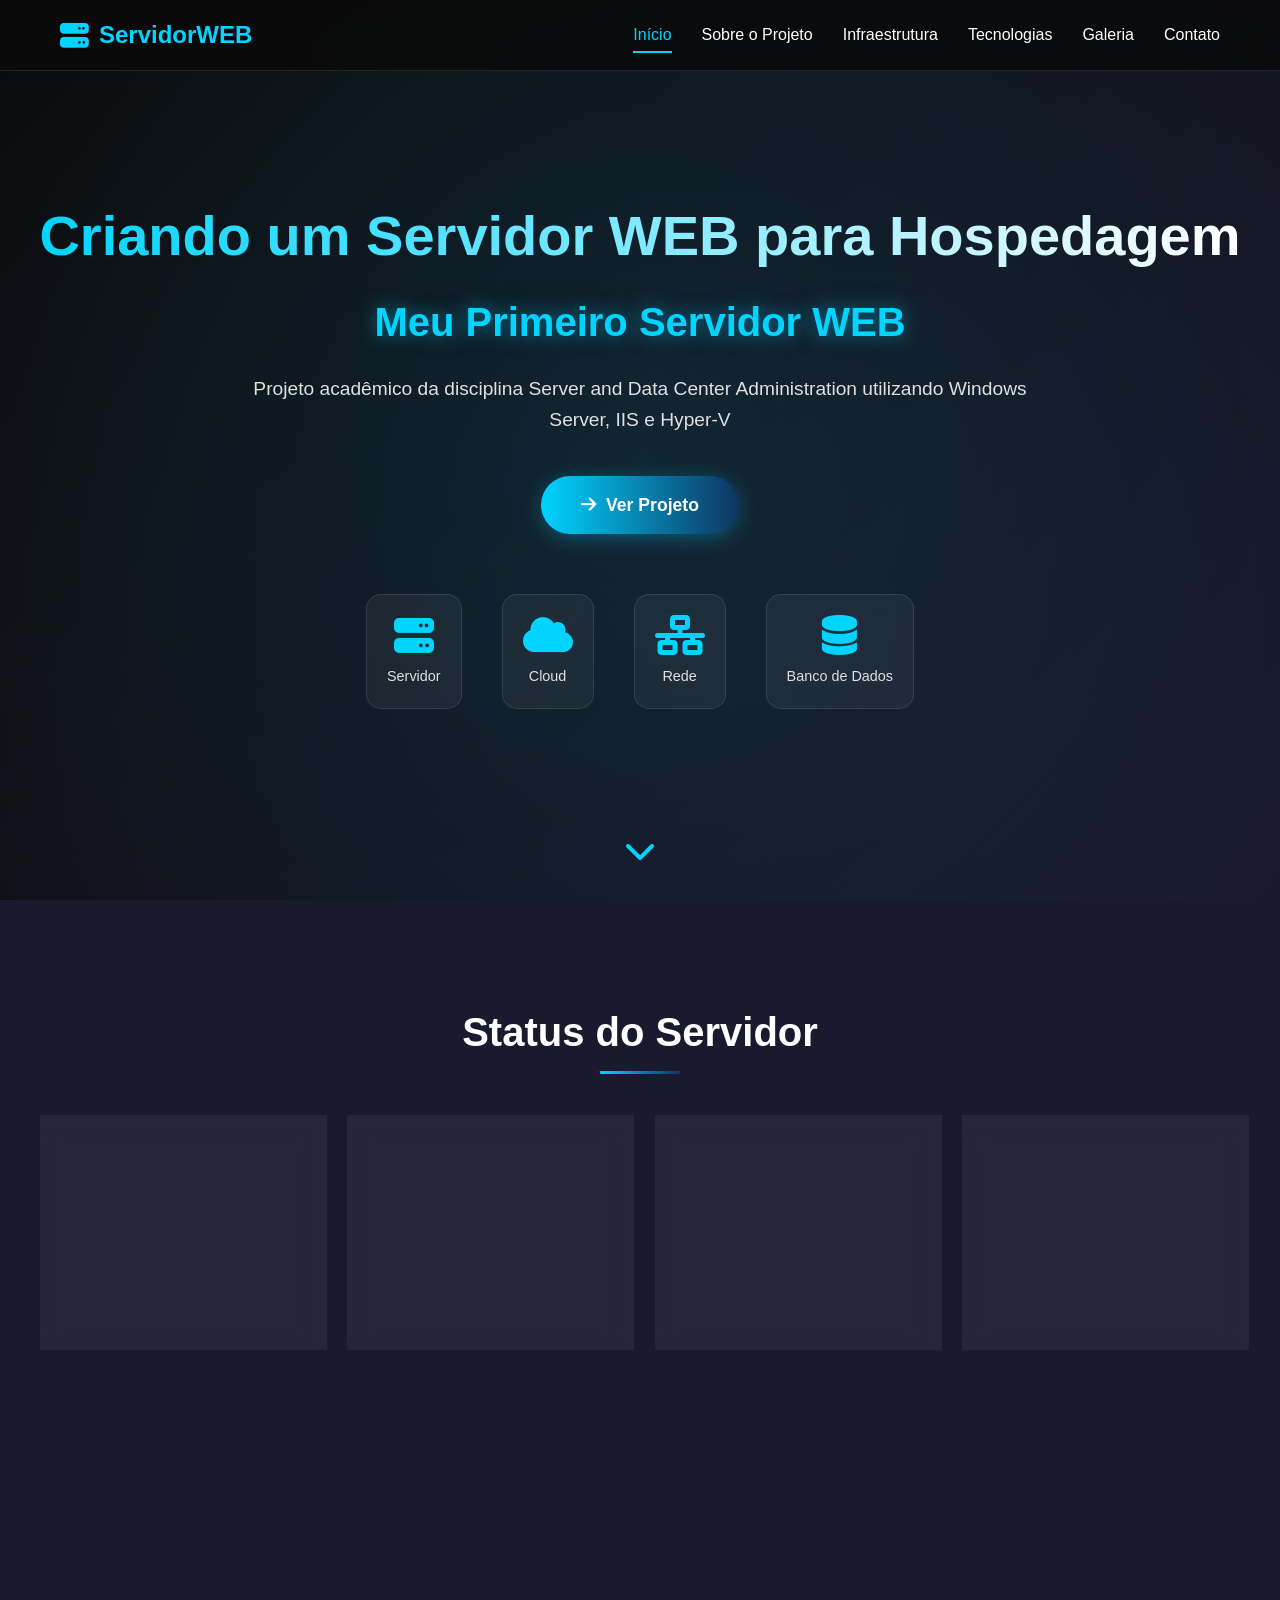
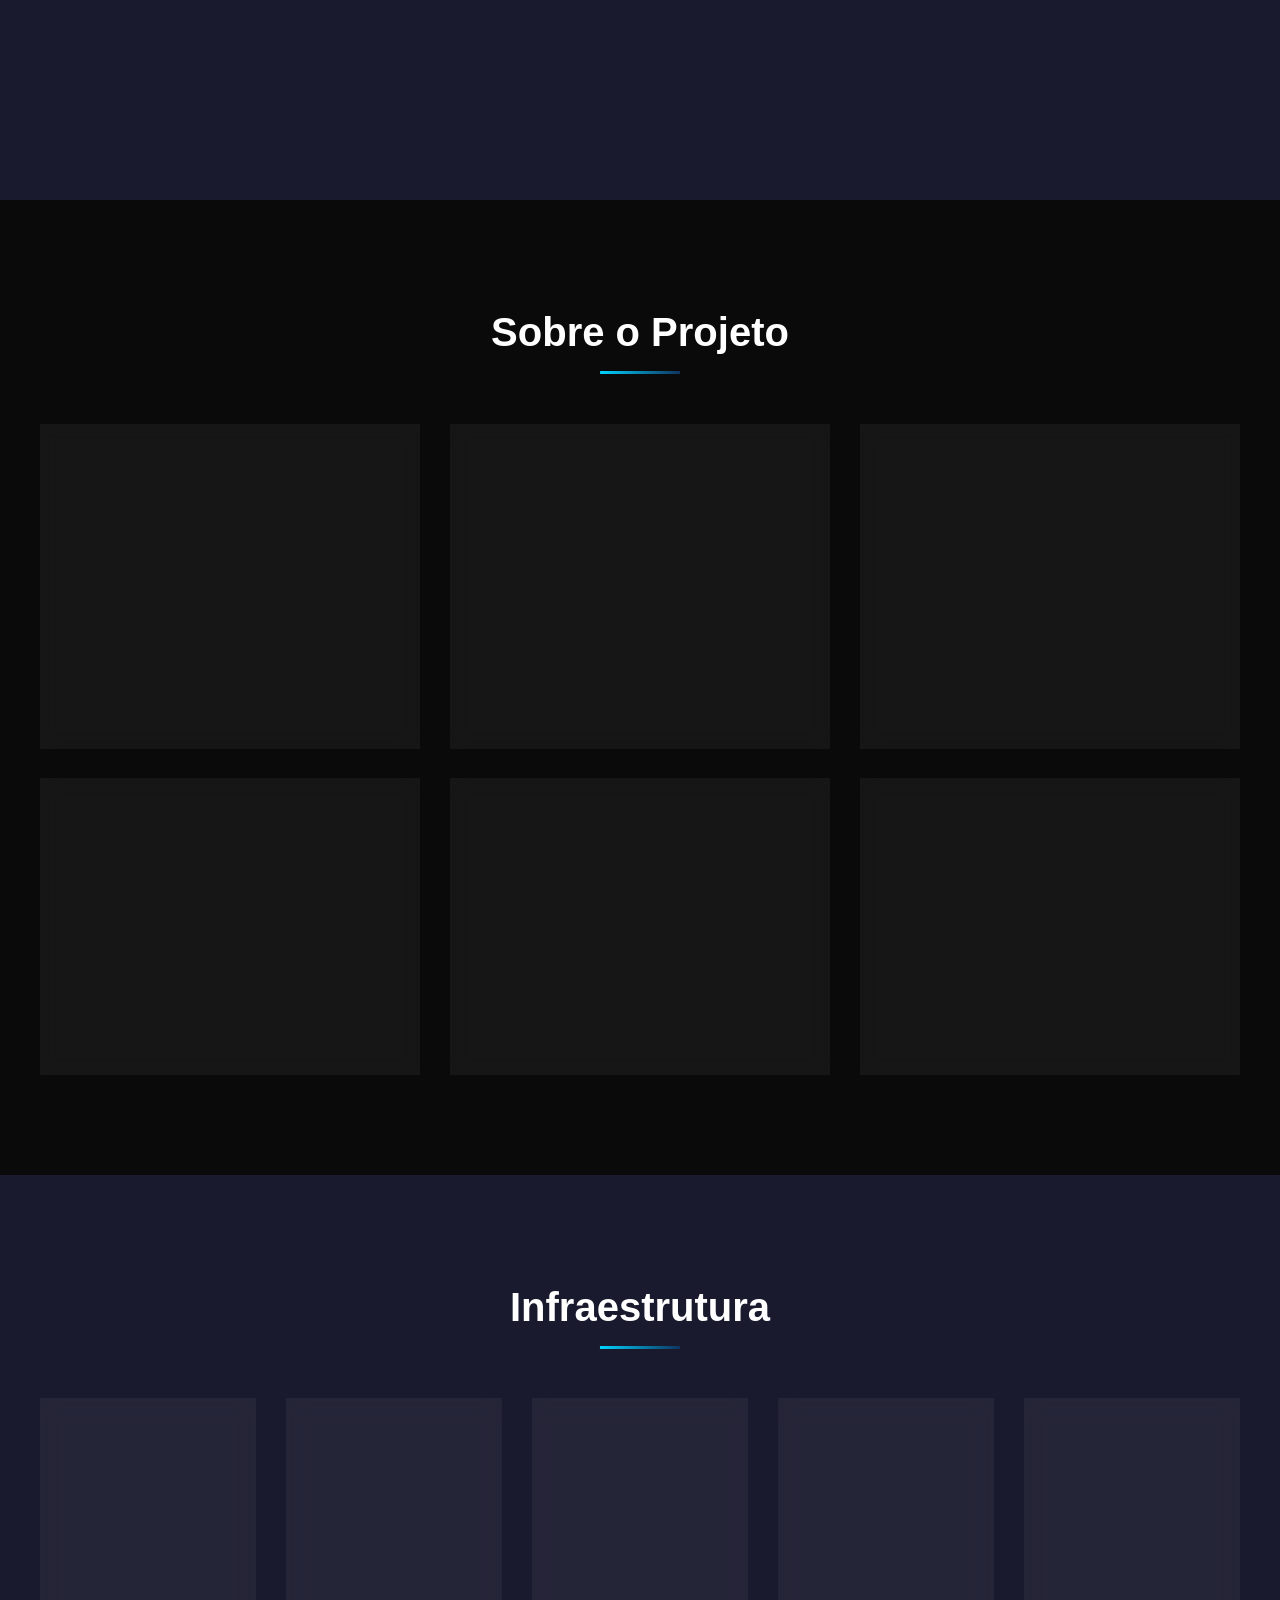
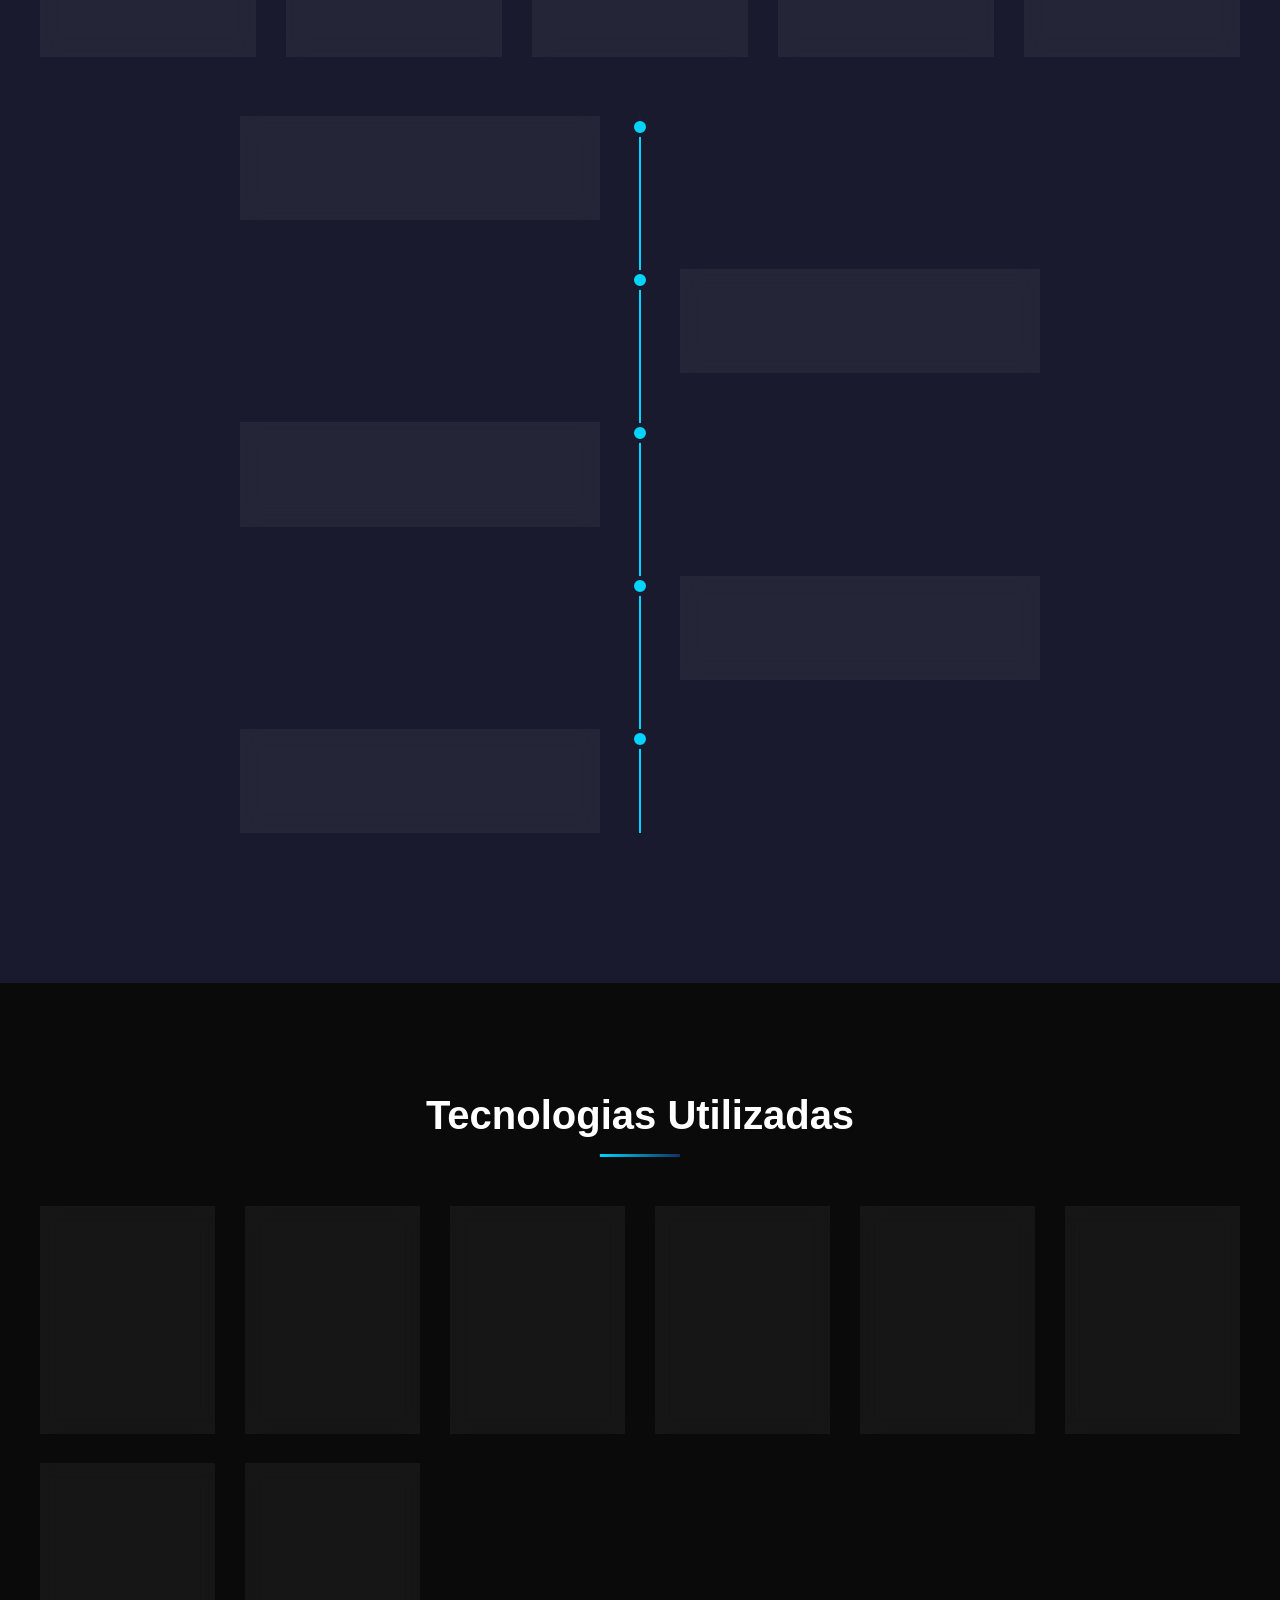
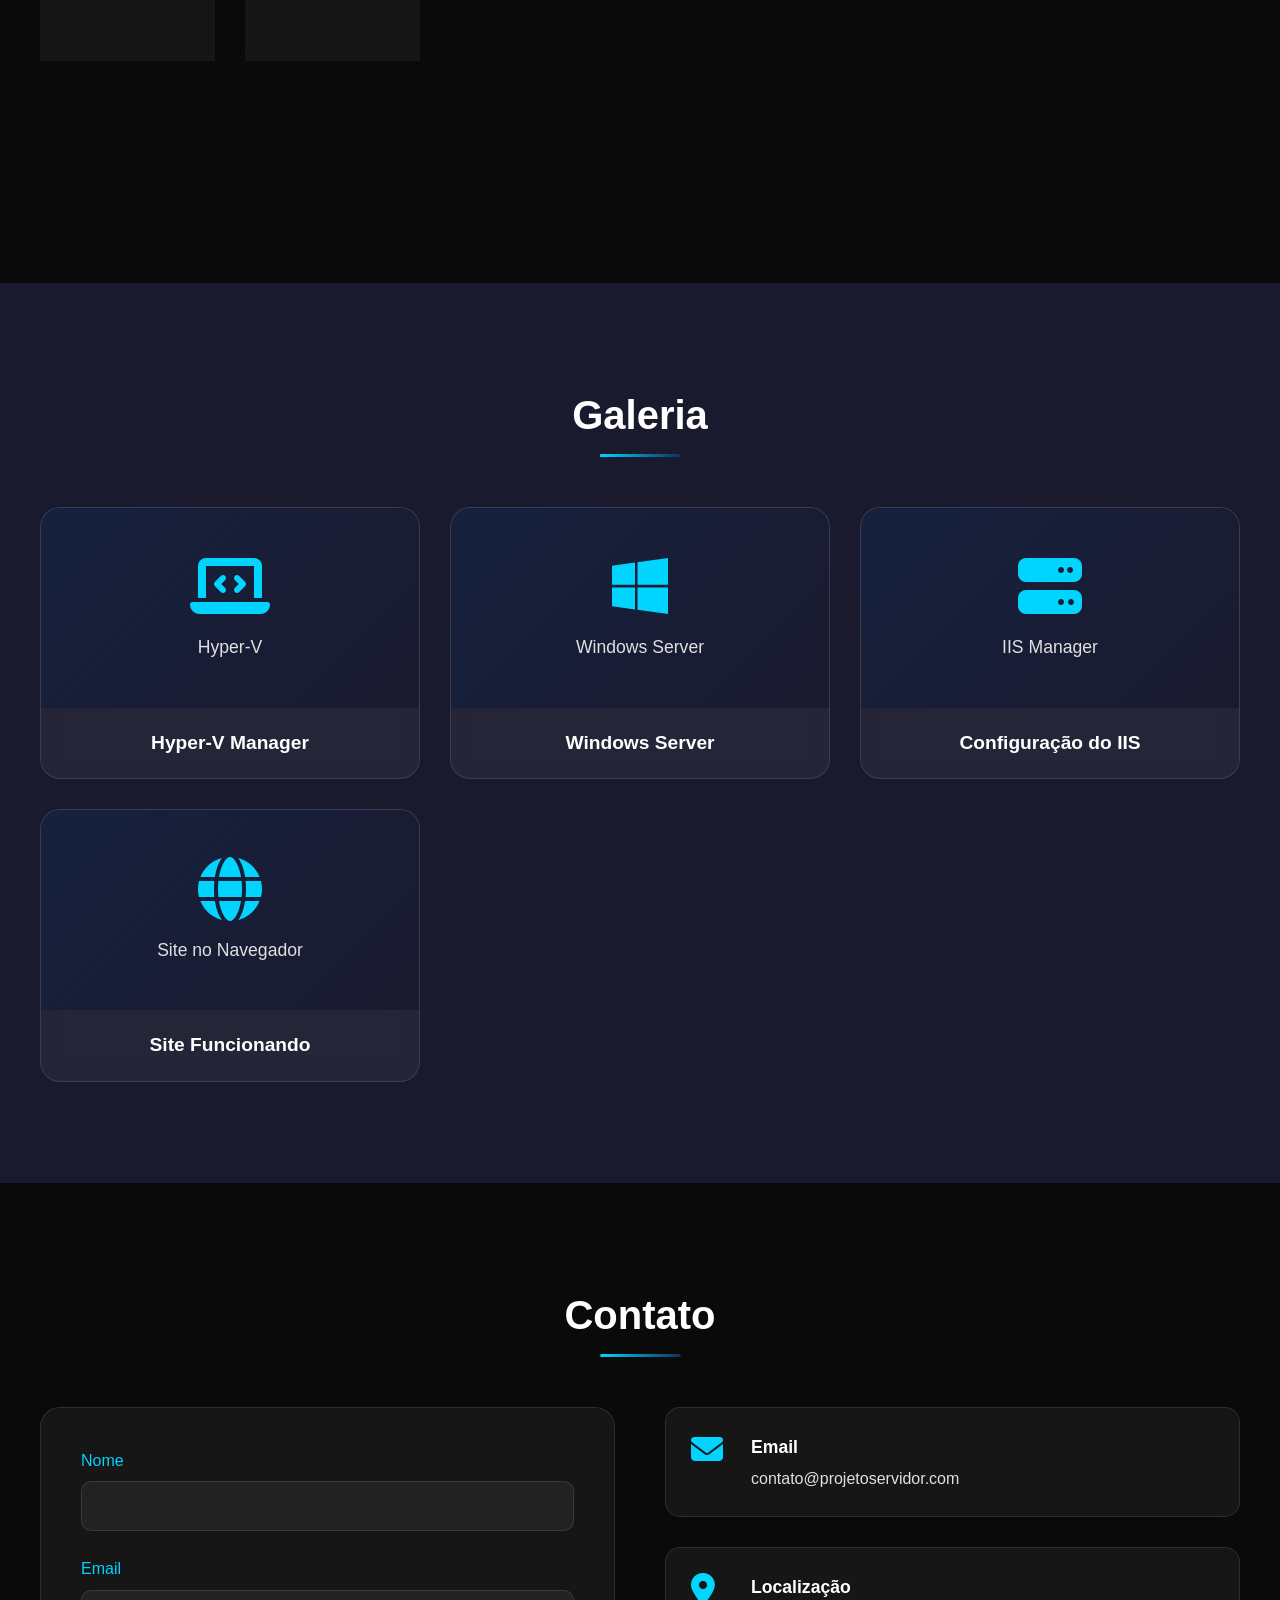
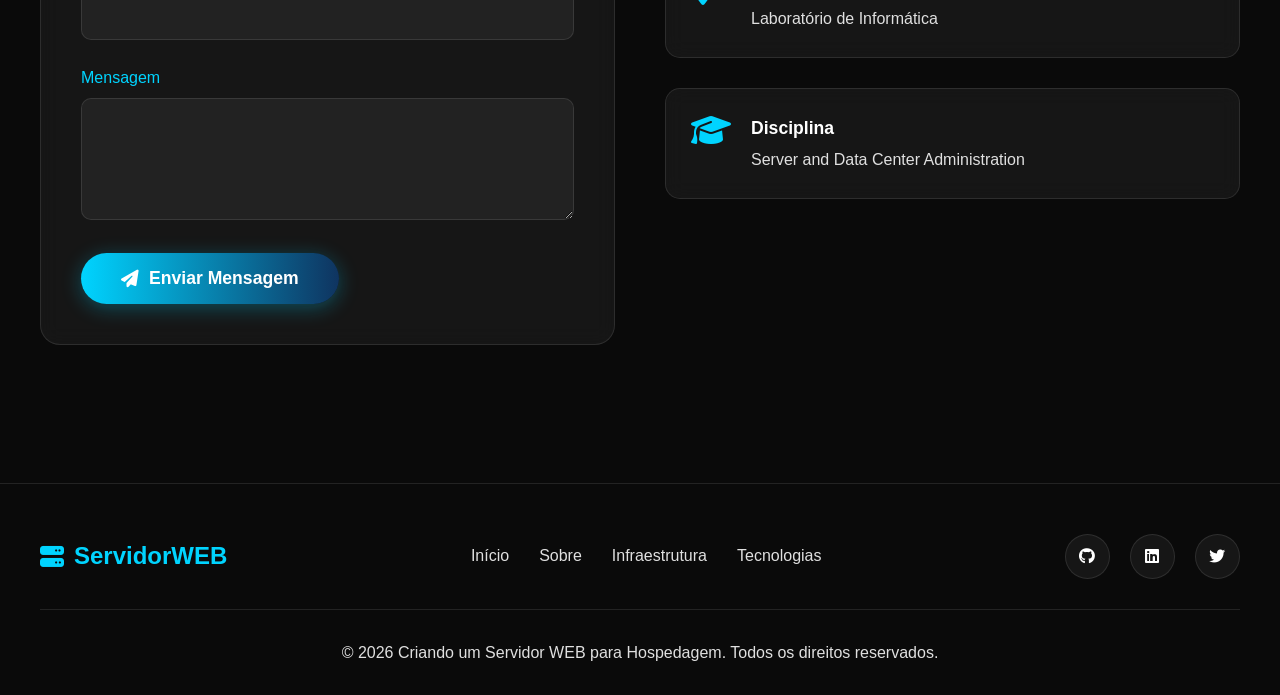
<file: index.html>
<!DOCTYPE html>
<html lang="pt-BR">
<head>
    <meta charset="UTF-8">
    <meta name="viewport" content="width=device-width, initial-scale=1.0">
    <title>Criando um Servidor WEB para Hospedagem</title>
    <link rel="stylesheet" href="assets/css/style.css">
    <link rel="stylesheet" href="https://cdnjs.cloudflare.com/ajax/libs/font-awesome/6.4.0/css/all.min.css">
</head>
<body>
    <div class="loader" id="loader">
        <div class="loader-content">
            <div class="loader-spinner"></div>
            <p>Carregando...</p>
        </div>
    </div>

    <nav class="navbar" id="navbar">
        <div class="nav-container">
            <div class="nav-logo">
                <i class="fas fa-server"></i>
                <span>ServidorWEB</span>
            </div>
            <div class="nav-menu" id="navMenu">
                <a href="#home" class="nav-link active">Início</a>
                <a href="#sobre" class="nav-link">Sobre o Projeto</a>
                <a href="#infraestrutura" class="nav-link">Infraestrutura</a>
                <a href="#tecnologias" class="nav-link">Tecnologias</a>
                <a href="#galeria" class="nav-link">Galeria</a>
                <a href="#contato" class="nav-link">Contato</a>
            </div>
            <div class="nav-toggle" id="navToggle">
                <span></span>
                <span></span>
                <span></span>
            </div>
        </div>
    </nav>

    <section id="home" class="section home-section">
        <div class="home-background"></div>
        <div class="home-content">
            <h1 class="home-title">Criando um Servidor WEB para Hospedagem</h1>
            <h2 class="home-subtitle">Meu Primeiro Servidor WEB</h2>
            <p class="home-description">Projeto acadêmico da disciplina Server and Data Center Administration utilizando Windows Server, IIS e Hyper-V</p>
            <a href="#sobre" class="btn btn-primary">
                <i class="fas fa-arrow-right"></i> Ver Projeto
            </a>
            <div class="home-icons">
                <div class="icon-box">
                    <i class="fas fa-server"></i>
                    <span>Servidor</span>
                </div>
                <div class="icon-box">
                    <i class="fas fa-cloud"></i>
                    <span>Cloud</span>
                </div>
                <div class="icon-box">
                    <i class="fas fa-network-wired"></i>
                    <span>Rede</span>
                </div>
                <div class="icon-box">
                    <i class="fas fa-database"></i>
                    <span>Banco de Dados</span>
                </div>
            </div>
        </div>
        <div class="scroll-indicator">
            <i class="fas fa-chevron-down"></i>
        </div>
    </section>

    <section id="status" class="section status-section">
        <div class="container">
            <h2 class="section-title">Status do Servidor</h2>
            <div class="status-grid">
                <div class="status-card">
                <div class="status-indicator online"></div>
                <i class="fas fa-server"></i>
                <h3>Servidor Online</h3>
                <p>Windows Server 2022</p>
                </div>
                <div class="status-card">
                <div class="status-indicator online"></div>
                <i class="fas fa-globe"></i>
                <h3>IIS Ativo</h3>
                <p>Internet Information Services</p>
                </div>
                <div class="status-card">
                <div class="status-indicator online"></div>
                <i class="fas fa-database"></i>
                <h3>Banco de Dados Conectado</h3>
                <p>MySQL Server</p>
                </div>
                <div class="status-card">
                <div class="status-indicator online"></div>
                <i class="fas fa-lock"></i>
                <h3>SSL Ativado</h3>
                <p>Segurança HTTPS</p>
                </div>
            </div>
        </div>
    </section>

    <section id="sobre" class="section sobre-section">
        <div class="container">
            <h2 class="section-title">Sobre o Projeto</h2>
            <div class="sobre-grid">
                <div class="sobre-card">
                    <i class="fas fa-server"></i>
                    <h3>O que é um Servidor Web?</h3>
                    <p>Um servidor web é um software e hardware que usa HTTP (Hypertext Transfer Protocol) e outros protocolos para responder a solicitações de clientes feitas pela World Wide Web.</p>
                </div>
                <div class="sobre-card">
                    <i class="fab fa-windows"></i>
                    <h3>O que é IIS?</h3>
                    <p>O Internet Information Services (IIS) é um servidor web flexível, seguro e gerenciável da Microsoft para uso com o Windows NT.</p>
                </div>
                <div class="sobre-card">
                    <i class="fab fa-microsoft"></i>
                    <h3>O que é Windows Server?</h3>
                    <p>Windows Server é um sistema operacional de servidor da Microsoft, projetado para compartilhamento de serviços de dados, aplicativos e recursos de rede.</p>
                </div>
                <div class="sobre-card">
                    <i class="fas fa-globe-americas"></i>
                    <h3>Hospedagem de Sites</h3>
                    <p>Hospedagem de sites é o serviço que permite que indivíduos e organizações tornem seus sites acessíveis via a World Wide Web.</p>
                </div>
                <div class="sobre-card">
                    <i class="fas fa-exchange-alt"></i>
                    <h3>HTTP, HTTPS e TCP/IP</h3>
                    <p>HTTP é o protocolo de transferência de hipertexto, HTTPS é a versão segura, e TCP/IP é o conjunto de protocolos que permite a comunicação na internet.</p>
                </div>
                <div class="sobre-card">
                    <i class="fas fa-laptop-code"></i>
                    <h3>Hyper-V</h3>
                    <p>Hyper-V é a tecnologia de virtualização da Microsoft que permite criar e gerenciar máquinas virtuais no Windows Server.</p>
                </div>
            </div>
        </div>
    </section>

    <section id="infraestrutura" class="section infraestrutura-section">
        <div class="container">
            <h2 class="section-title">Infraestrutura</h2>
            <div class="infra-grid">
                <div class="infra-card">
                    <div class="infra-icon">
                        <i class="fas fa-desktop"></i>
                    </div>
                    <h3>Máquina Virtual</h3>
                    <p>Windows Server 2019/2022</p>
                </div>
                <div class="infra-card">
                    <div class="infra-icon">
                        <i class="fas fa-cogs"></i>
                    </div>
                    <h3>Configuração do IIS</h3>
                    <p>Serviços de Internet</p>
                </div>
                <div class="infra-card">
                    <div class="infra-icon">
                        <i class="fas fa-project-diagram"></i>
                    </div>
                    <h3>Estrutura de Rede</h3>
                    <p>Topologia de Rede</p>
                </div>
                <div class="infra-card">
                    <div class="infra-icon">
                        <i class="fas fa-network-wired"></i>
                    </div>
                    <h3>DNS e IP</h3>
                    <p>Configuração de Domínio</p>
                </div>
                <div class="infra-card">
                    <div class="infra-icon">
                        <i class="fas fa-database"></i>
                    </div>
                    <h3>Banco de Dados</h3>
                    <p>MySQL Server</p>
                </div>
            </div>
            <div class="timeline">
                <div class="timeline-item">
                    <div class="timeline-marker"></div>
                    <div class="timeline-content">
                        <h4>Passo 1</h4>
                        <p>Criação da Máquina Virtual no Hyper-V</p>
                    </div>
                </div>
                <div class="timeline-item">
                    <div class="timeline-marker"></div>
                    <div class="timeline-content">
                        <h4>Passo 2</h4>
                        <p>Instalação do Windows Server</p>
                    </div>
                </div>
                <div class="timeline-item">
                    <div class="timeline-marker"></div>
                    <div class="timeline-content">
                        <h4>Passo 3</h4>
                        <p>Configuração do IIS</p>
                    </div>
                </div>
                <div class="timeline-item">
                    <div class="timeline-marker"></div>
                    <div class="timeline-content">
                        <h4>Passo 4</h4>
                        <p>Configuração de Rede e DNS</p>
                    </div>
                </div>
                <div class="timeline-item">
                    <div class="timeline-marker"></div>
                    <div class="timeline-content">
                        <h4>Passo 5</h4>
                        <p>Deploy do Site</p>
                    </div>
                </div>
            </div>
        </div>
    </section>

    <section id="tecnologias" class="section tecnologias-section">
        <div class="container">
            <h2 class="section-title">Tecnologias Utilizadas</h2>
            <div class="tecnologias-grid">
                <div class="tecnologia-card">
                    <i class="fab fa-html5"></i>
                    <h3>HTML5</h3>
                </div>
                <div class="tecnologia-card">
                    <i class="fab fa-css3-alt"></i>
                    <h3>CSS3</h3>
                </div>
                <div class="tecnologia-card">
                    <i class="fab fa-js"></i>
                    <h3>JavaScript</h3>
                </div>
                <div class="tecnologia-card">
                    <i class="fab fa-windows"></i>
                    <h3>Windows Server</h3>
                </div>
                <div class="tecnologia-card">
                    <i class="fas fa-server"></i>
                    <h3>IIS</h3>
                </div>
                <div class="tecnologia-card">
                    <i class="fas fa-laptop-code"></i>
                    <h3>Hyper-V</h3>
                </div>
                <div class="tecnologia-card">
                    <i class="fas fa-database"></i>
                    <h3>MySQL</h3>
                </div>
                <div class="tecnologia-card">
                    <i class="fab fa-github"></i>
                    <h3>GitHub</h3>
                </div>
            </div>
        </div>
    </section>

    <section id="galeria" class="section galeria-section">
        <div class="container">
            <h2 class="section-title">Galeria</h2>
            <div class="galeria-grid">
                <div class="galeria-card">
                    <div class="galeria-placeholder">
                        <i class="fas fa-laptop-code"></i>
                        <p>Hyper-V</p>
                    </div>
                    <h3>Hyper-V Manager</h3>
                </div>
                <div class="galeria-card">
                    <div class="galeria-placeholder">
                        <i class="fab fa-windows"></i>
                        <p>Windows Server</p>
                    </div>
                    <h3>Windows Server</h3>
                </div>
                <div class="galeria-card">
                    <div class="galeria-placeholder">
                        <i class="fas fa-server"></i>
                        <p>IIS Manager</p>
                    </div>
                    <h3>Configuração do IIS</h3>
                </div>
                <div class="galeria-card">
                    <div class="galeria-placeholder">
                        <i class="fas fa-globe"></i>
                        <p>Site no Navegador</p>
                    </div>
                    <h3>Site Funcionando</h3>
                </div>
            </div>
        </div>
    </section>

    <section id="contato" class="section contato-section">
        <div class="container">
            <h2 class="section-title">Contato</h2>
            <div class="contato-container">
                <form class="contato-form" id="contactForm">
                    <div class="form-group">
                        <label for="nome">Nome</label>
                        <input type="text" id="nome" name="nome" required>
                    </div>
                    <div class="form-group">
                        <label for="email">Email</label>
                        <input type="email" id="email" name="email" required>
                    </div>
                    <div class="form-group">
                        <label for="mensagem">Mensagem</label>
                        <textarea id="mensagem" name="mensagem" rows="5" required></textarea>
                    </div>
                    <button type="submit" class="btn btn-primary">
                        <i class="fas fa-paper-plane"></i> Enviar Mensagem
                    </button>
                </form>
                <div class="contato-info">
                    <div class="info-item">
                        <i class="fas fa-envelope"></i>
                        <div>
                            <h4>Email</h4>
                            <p>contato@projetoservidor.com</p>
                        </div>
                    </div>
                    <div class="info-item">
                        <i class="fas fa-map-marker-alt"></i>
                        <div>
                            <h4>Localização</h4>
                            <p>Laboratório de Informática</p>
                        </div>
                    </div>
                    <div class="info-item">
                        <i class="fas fa-graduation-cap"></i>
                        <div>
                            <h4>Disciplina</h4>
                            <p>Server and Data Center Administration</p>
                        </div>
                    </div>
                </div>
            </div>
        </div>
    </section>

    <footer class="footer">
        <div class="container">
            <div class="footer-content">
                <div class="footer-logo">
                    <i class="fas fa-server"></i>
                    <span>ServidorWEB</span>
                </div>
                <div class="footer-links">
                    <a href="#home">Início</a>
                    <a href="#sobre">Sobre</a>
                    <a href="#infraestrutura">Infraestrutura</a>
                    <a href="#tecnologias">Tecnologias</a>
                </div>
                <div class="footer-social">
                    <a href="#"><i class="fab fa-github"></i></a>
                    <a href="#"><i class="fab fa-linkedin"></i></a>
                    <a href="#"><i class="fab fa-twitter"></i></a>
                </div>
            </div>
            <div class="footer-bottom">
                <p>&copy; 2026 Criando um Servidor WEB para Hospedagem. Todos os direitos reservados.</p>
            </div>
        </div>
    </footer>

    <button class="back-to-top" id="backToTop">
        <i class="fas fa-arrow-up"></i>
    </button>

    <script src="assets/js/script.js"></script>
</body>
</html>
</file>
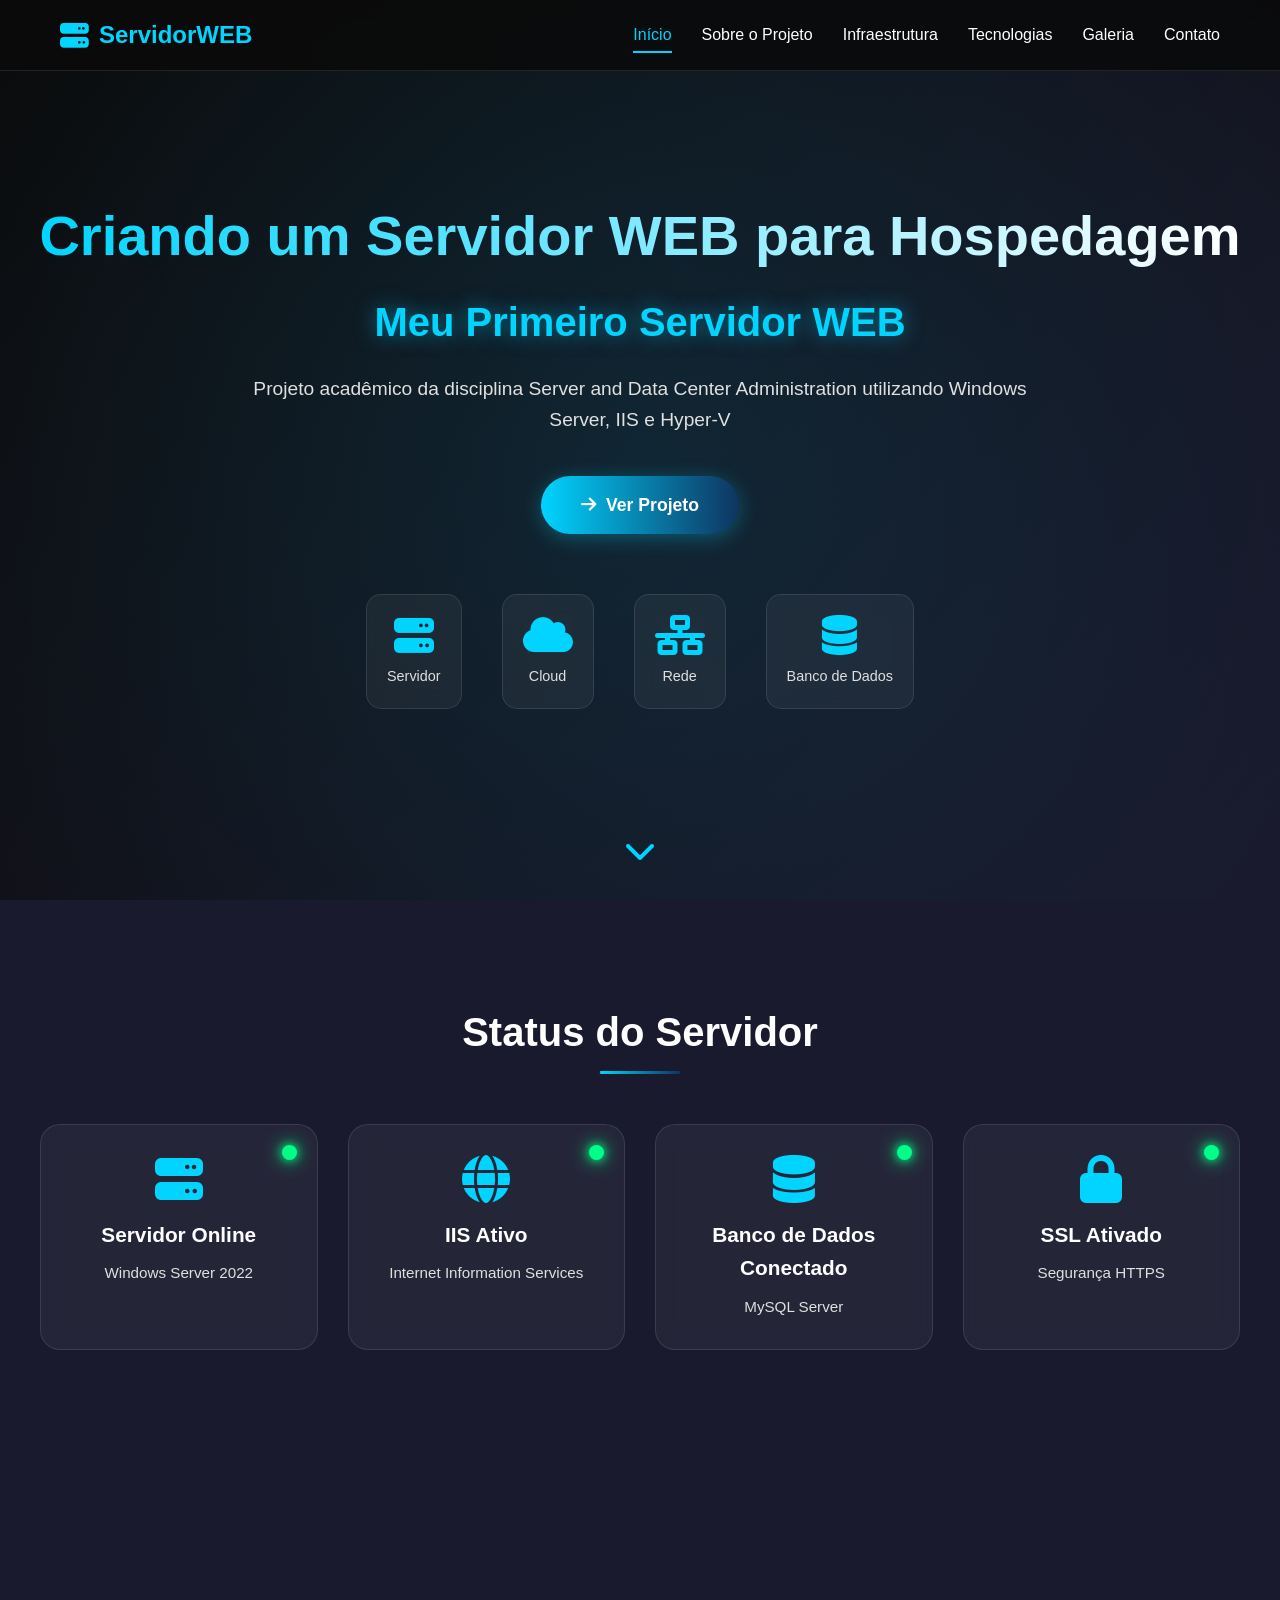
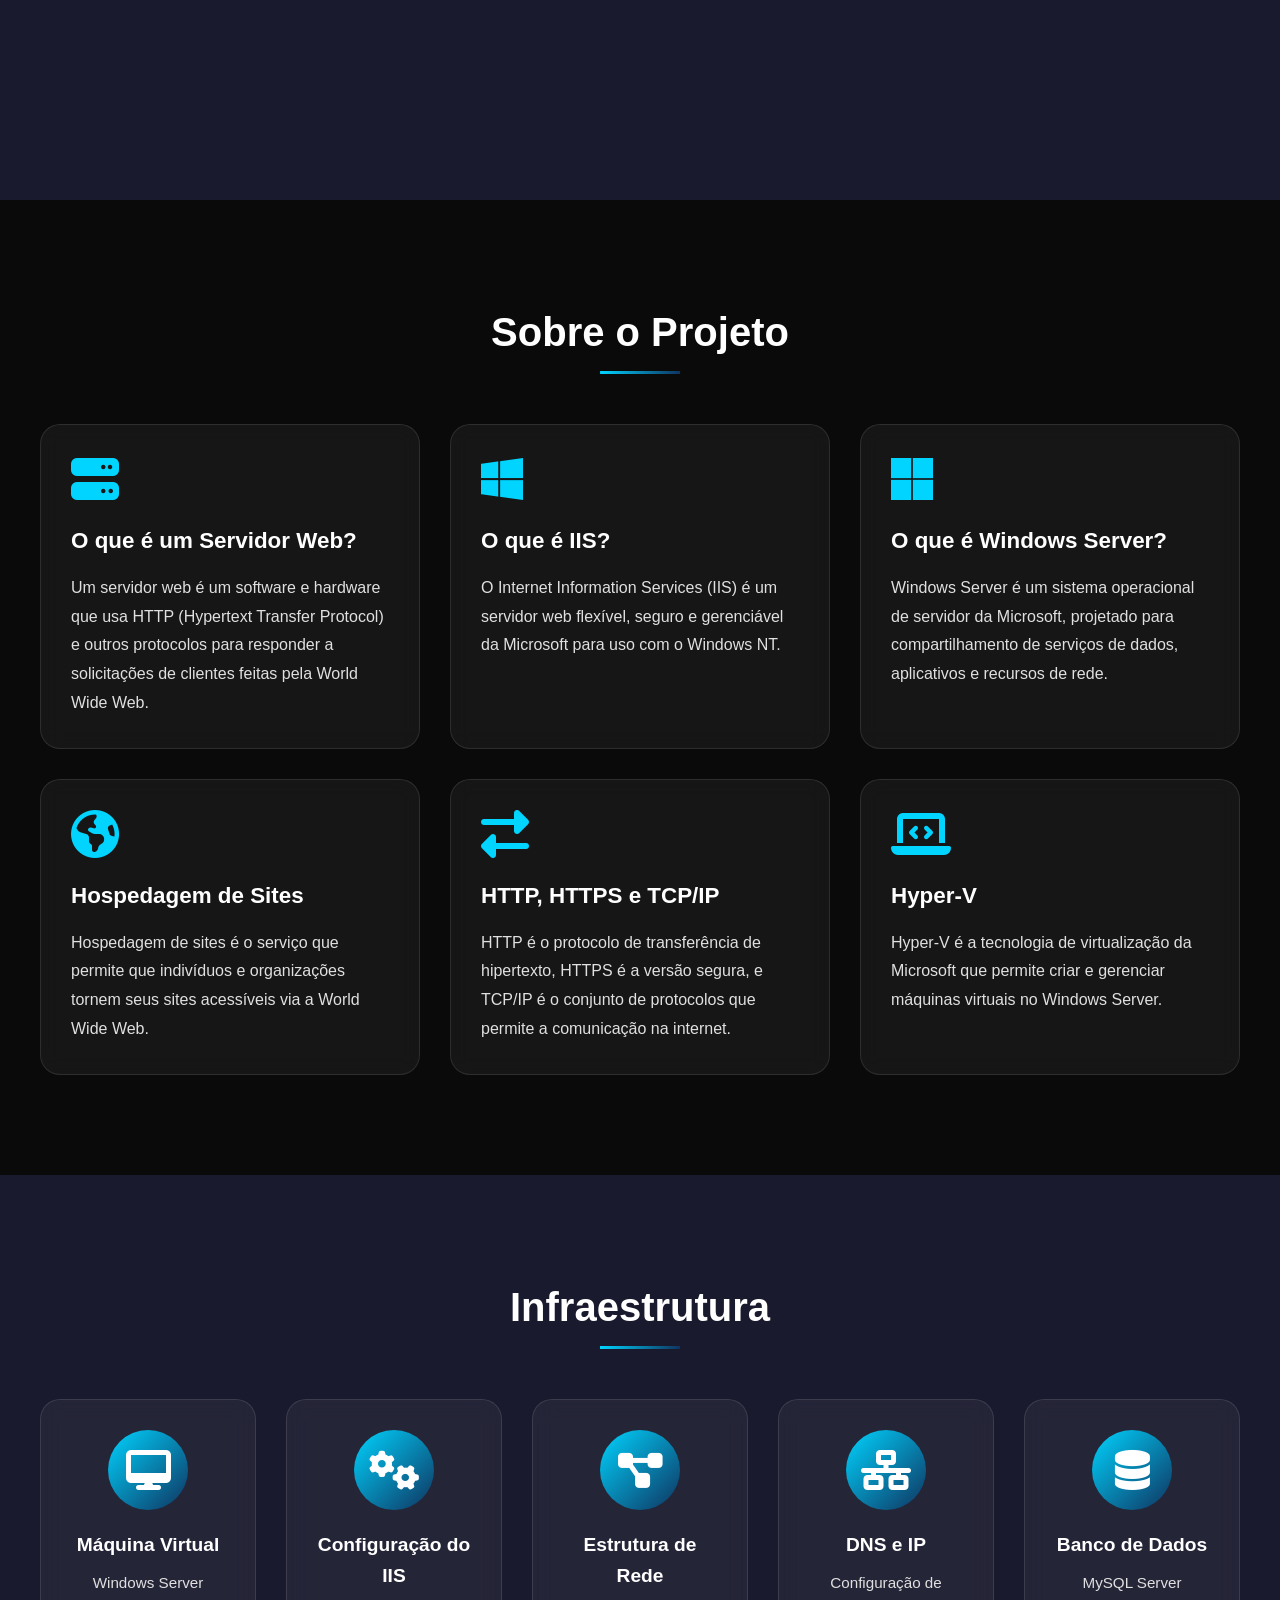
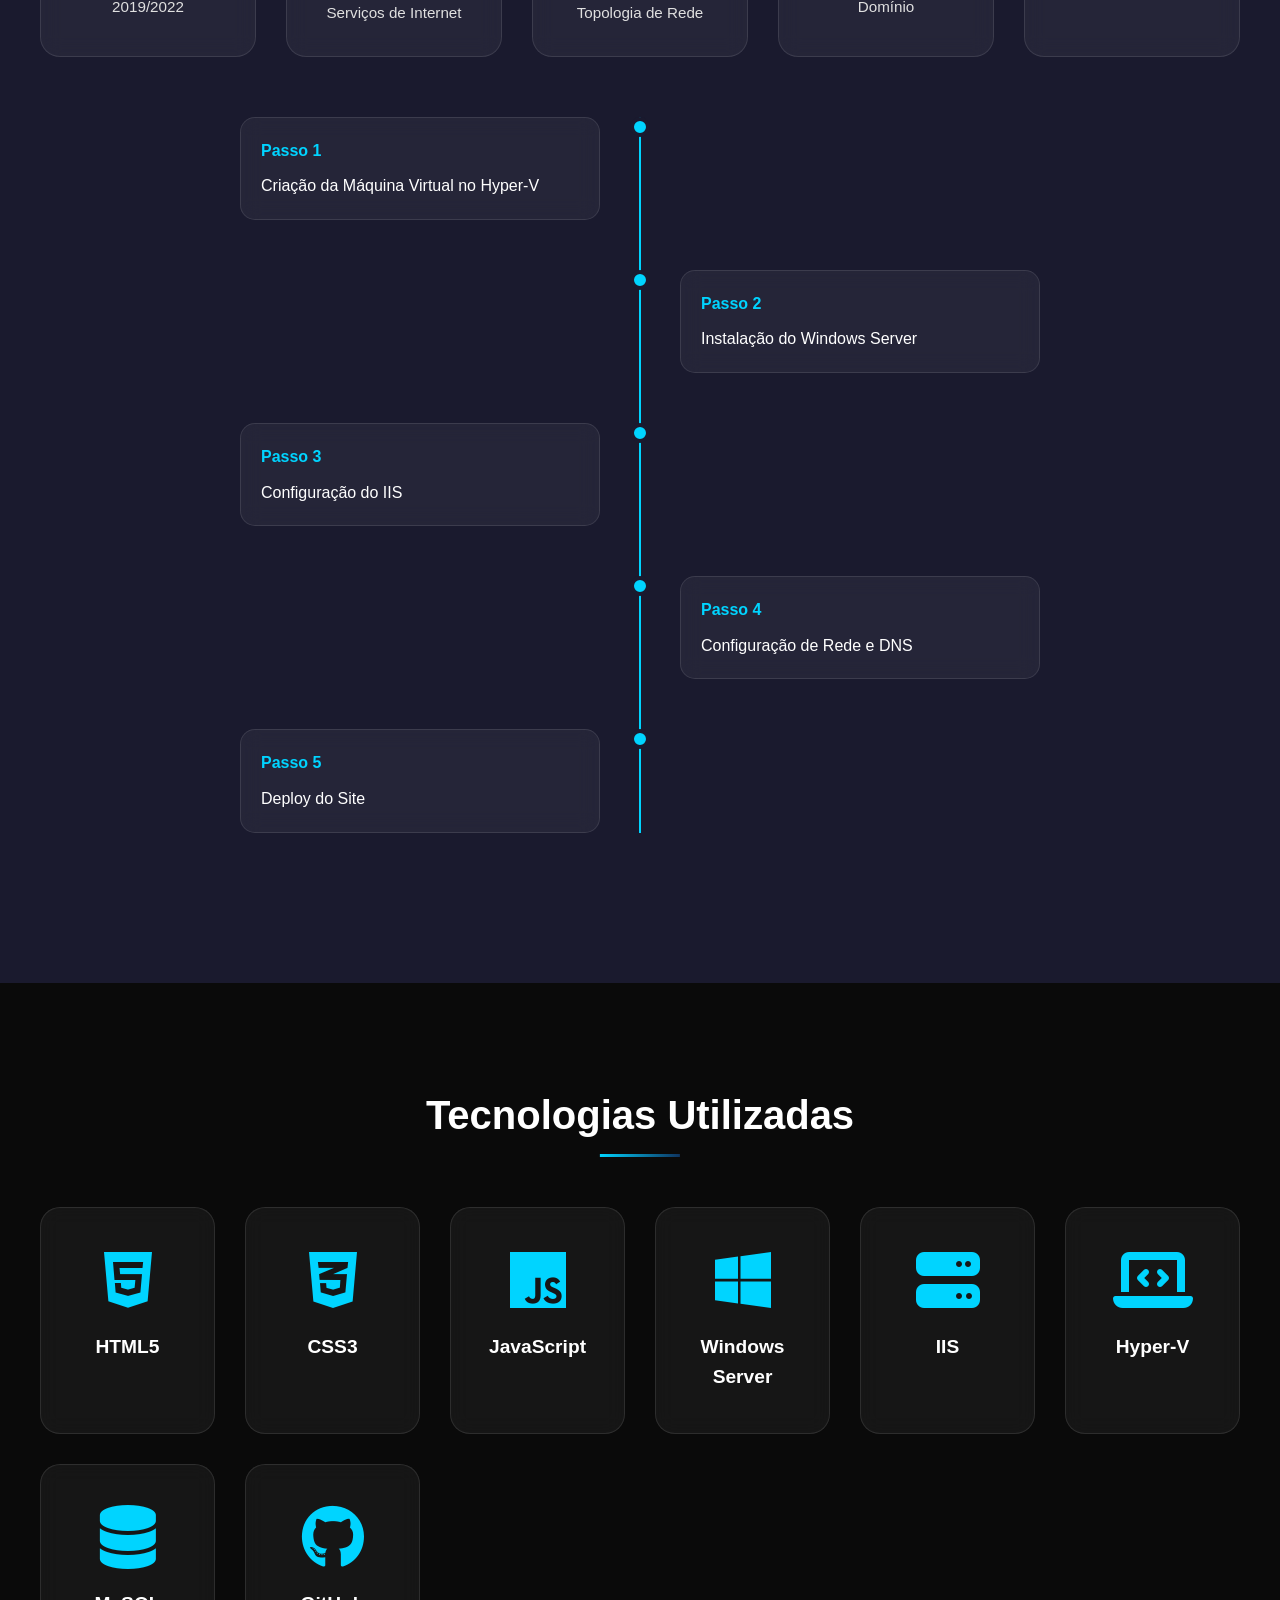
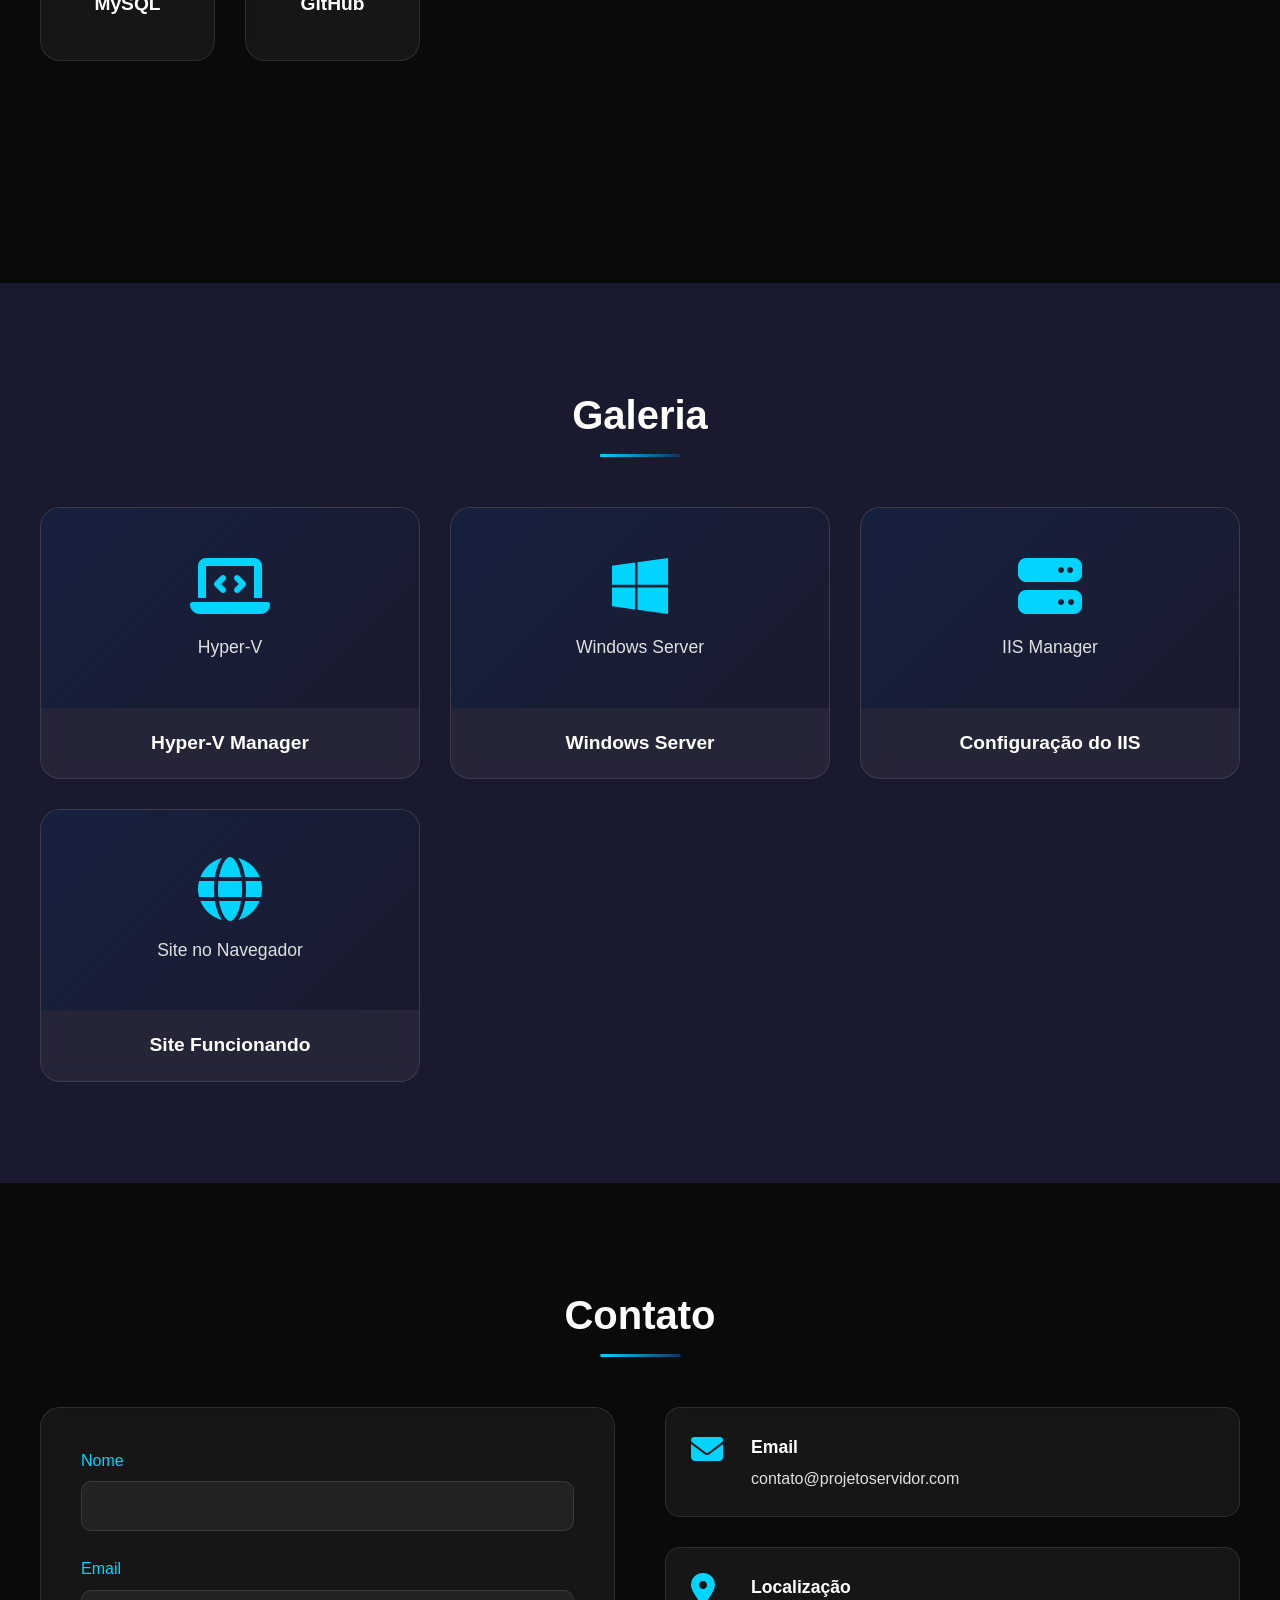
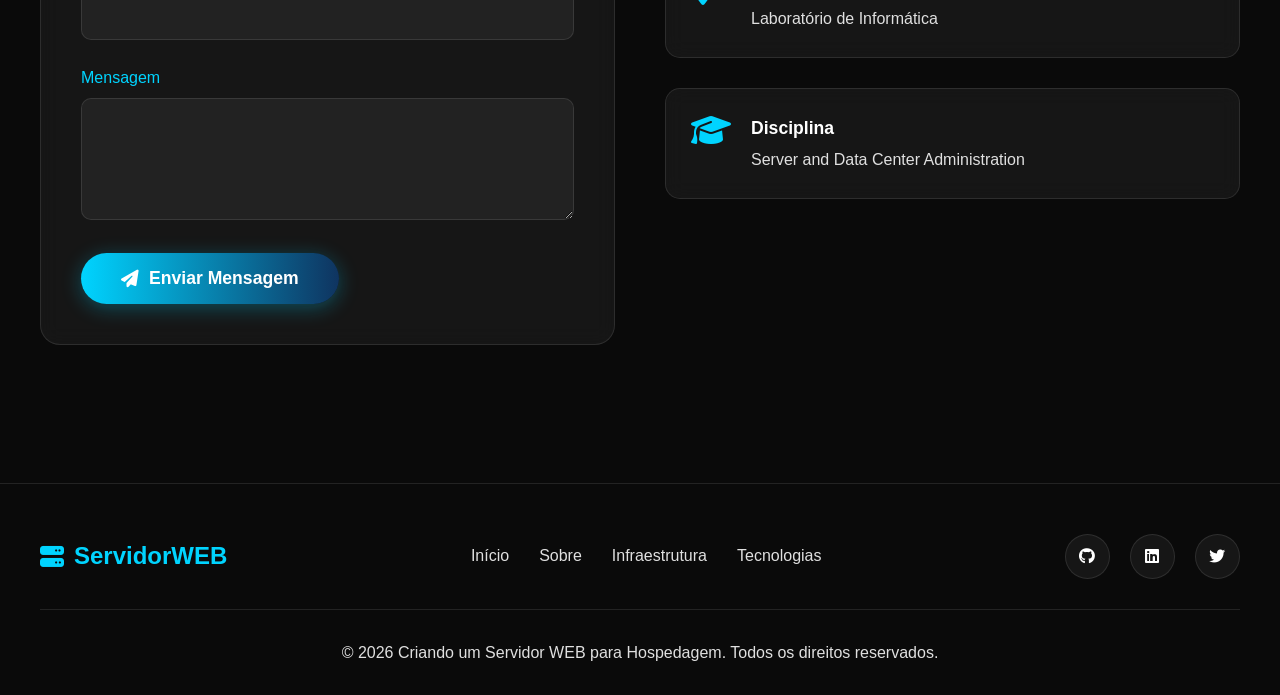
<file: Criando um Servidor WEB para Hospedagem/index.html>
<!DOCTYPE html>
<html lang="pt-BR">
<head>
    <meta charset="UTF-8">
    <meta name="viewport" content="width=device-width, initial-scale=1.0">
    <title>Criando um Servidor WEB para Hospedagem</title>
    <link rel="stylesheet" href="assets/css/style.css">
    <link rel="stylesheet" href="https://cdnjs.cloudflare.com/ajax/libs/font-awesome/6.4.0/css/all.min.css">
</head>
<body>
    <div class="loader" id="loader">
        <div class="loader-content">
            <div class="loader-spinner"></div>
            <p>Carregando...</p>
        </div>
    </div>

    <nav class="navbar" id="navbar">
        <div class="nav-container">
            <div class="nav-logo">
                <i class="fas fa-server"></i>
                <span>ServidorWEB</span>
            </div>
            <div class="nav-menu" id="navMenu">
                <a href="#home" class="nav-link active">Início</a>
                <a href="#sobre" class="nav-link">Sobre o Projeto</a>
                <a href="#infraestrutura" class="nav-link">Infraestrutura</a>
                <a href="#tecnologias" class="nav-link">Tecnologias</a>
                <a href="#galeria" class="nav-link">Galeria</a>
                <a href="#contato" class="nav-link">Contato</a>
            </div>
            <div class="nav-toggle" id="navToggle">
                <span></span>
                <span></span>
                <span></span>
            </div>
        </div>
    </nav>

    <section id="home" class="section home-section">
        <div class="home-background"></div>
        <div class="home-content">
            <h1 class="home-title">Criando um Servidor WEB para Hospedagem</h1>
            <h2 class="home-subtitle">Meu Primeiro Servidor WEB</h2>
            <p class="home-description">Projeto acadêmico da disciplina Server and Data Center Administration utilizando Windows Server, IIS e Hyper-V</p>
            <a href="#sobre" class="btn btn-primary">
                <i class="fas fa-arrow-right"></i> Ver Projeto
            </a>
            <div class="home-icons">
                <div class="icon-box">
                    <i class="fas fa-server"></i>
                    <span>Servidor</span>
                </div>
                <div class="icon-box">
                    <i class="fas fa-cloud"></i>
                    <span>Cloud</span>
                </div>
                <div class="icon-box">
                    <i class="fas fa-network-wired"></i>
                    <span>Rede</span>
                </div>
                <div class="icon-box">
                    <i class="fas fa-database"></i>
                    <span>Banco de Dados</span>
                </div>
            </div>
        </div>
        <div class="scroll-indicator">
            <i class="fas fa-chevron-down"></i>
        </div>
    </section>

    <section id="status" class="section status-section">
        <div class="container">
            <h2 class="section-title">Status do Servidor</h2>
            <div class="status-grid">
                <div class="status-card">
                <div class="status-indicator online"></div>
                <i class="fas fa-server"></i>
                <h3>Servidor Online</h3>
                <p>Windows Server 2022</p>
                </div>
                <div class="status-card">
                <div class="status-indicator online"></div>
                <i class="fas fa-globe"></i>
                <h3>IIS Ativo</h3>
                <p>Internet Information Services</p>
                </div>
                <div class="status-card">
                <div class="status-indicator online"></div>
                <i class="fas fa-database"></i>
                <h3>Banco de Dados Conectado</h3>
                <p>MySQL Server</p>
                </div>
                <div class="status-card">
                <div class="status-indicator online"></div>
                <i class="fas fa-lock"></i>
                <h3>SSL Ativado</h3>
                <p>Segurança HTTPS</p>
                </div>
            </div>
        </div>
    </section>

    <section id="sobre" class="section sobre-section">
        <div class="container">
            <h2 class="section-title">Sobre o Projeto</h2>
            <div class="sobre-grid">
                <div class="sobre-card">
                    <i class="fas fa-server"></i>
                    <h3>O que é um Servidor Web?</h3>
                    <p>Um servidor web é um software e hardware que usa HTTP (Hypertext Transfer Protocol) e outros protocolos para responder a solicitações de clientes feitas pela World Wide Web.</p>
                </div>
                <div class="sobre-card">
                    <i class="fab fa-windows"></i>
                    <h3>O que é IIS?</h3>
                    <p>O Internet Information Services (IIS) é um servidor web flexível, seguro e gerenciável da Microsoft para uso com o Windows NT.</p>
                </div>
                <div class="sobre-card">
                    <i class="fab fa-microsoft"></i>
                    <h3>O que é Windows Server?</h3>
                    <p>Windows Server é um sistema operacional de servidor da Microsoft, projetado para compartilhamento de serviços de dados, aplicativos e recursos de rede.</p>
                </div>
                <div class="sobre-card">
                    <i class="fas fa-globe-americas"></i>
                    <h3>Hospedagem de Sites</h3>
                    <p>Hospedagem de sites é o serviço que permite que indivíduos e organizações tornem seus sites acessíveis via a World Wide Web.</p>
                </div>
                <div class="sobre-card">
                    <i class="fas fa-exchange-alt"></i>
                    <h3>HTTP, HTTPS e TCP/IP</h3>
                    <p>HTTP é o protocolo de transferência de hipertexto, HTTPS é a versão segura, e TCP/IP é o conjunto de protocolos que permite a comunicação na internet.</p>
                </div>
                <div class="sobre-card">
                    <i class="fas fa-laptop-code"></i>
                    <h3>Hyper-V</h3>
                    <p>Hyper-V é a tecnologia de virtualização da Microsoft que permite criar e gerenciar máquinas virtuais no Windows Server.</p>
                </div>
            </div>
        </div>
    </section>

    <section id="infraestrutura" class="section infraestrutura-section">
        <div class="container">
            <h2 class="section-title">Infraestrutura</h2>
            <div class="infra-grid">
                <div class="infra-card">
                    <div class="infra-icon">
                        <i class="fas fa-desktop"></i>
                    </div>
                    <h3>Máquina Virtual</h3>
                    <p>Windows Server 2019/2022</p>
                </div>
                <div class="infra-card">
                    <div class="infra-icon">
                        <i class="fas fa-cogs"></i>
                    </div>
                    <h3>Configuração do IIS</h3>
                    <p>Serviços de Internet</p>
                </div>
                <div class="infra-card">
                    <div class="infra-icon">
                        <i class="fas fa-project-diagram"></i>
                    </div>
                    <h3>Estrutura de Rede</h3>
                    <p>Topologia de Rede</p>
                </div>
                <div class="infra-card">
                    <div class="infra-icon">
                        <i class="fas fa-network-wired"></i>
                    </div>
                    <h3>DNS e IP</h3>
                    <p>Configuração de Domínio</p>
                </div>
                <div class="infra-card">
                    <div class="infra-icon">
                        <i class="fas fa-database"></i>
                    </div>
                    <h3>Banco de Dados</h3>
                    <p>MySQL Server</p>
                </div>
            </div>
            <div class="timeline">
                <div class="timeline-item">
                    <div class="timeline-marker"></div>
                    <div class="timeline-content">
                        <h4>Passo 1</h4>
                        <p>Criação da Máquina Virtual no Hyper-V</p>
                    </div>
                </div>
                <div class="timeline-item">
                    <div class="timeline-marker"></div>
                    <div class="timeline-content">
                        <h4>Passo 2</h4>
                        <p>Instalação do Windows Server</p>
                    </div>
                </div>
                <div class="timeline-item">
                    <div class="timeline-marker"></div>
                    <div class="timeline-content">
                        <h4>Passo 3</h4>
                        <p>Configuração do IIS</p>
                    </div>
                </div>
                <div class="timeline-item">
                    <div class="timeline-marker"></div>
                    <div class="timeline-content">
                        <h4>Passo 4</h4>
                        <p>Configuração de Rede e DNS</p>
                    </div>
                </div>
                <div class="timeline-item">
                    <div class="timeline-marker"></div>
                    <div class="timeline-content">
                        <h4>Passo 5</h4>
                        <p>Deploy do Site</p>
                    </div>
                </div>
            </div>
        </div>
    </section>

    <section id="tecnologias" class="section tecnologias-section">
        <div class="container">
            <h2 class="section-title">Tecnologias Utilizadas</h2>
            <div class="tecnologias-grid">
                <div class="tecnologia-card">
                    <i class="fab fa-html5"></i>
                    <h3>HTML5</h3>
                </div>
                <div class="tecnologia-card">
                    <i class="fab fa-css3-alt"></i>
                    <h3>CSS3</h3>
                </div>
                <div class="tecnologia-card">
                    <i class="fab fa-js"></i>
                    <h3>JavaScript</h3>
                </div>
                <div class="tecnologia-card">
                    <i class="fab fa-windows"></i>
                    <h3>Windows Server</h3>
                </div>
                <div class="tecnologia-card">
                    <i class="fas fa-server"></i>
                    <h3>IIS</h3>
                </div>
                <div class="tecnologia-card">
                    <i class="fas fa-laptop-code"></i>
                    <h3>Hyper-V</h3>
                </div>
                <div class="tecnologia-card">
                    <i class="fas fa-database"></i>
                    <h3>MySQL</h3>
                </div>
                <div class="tecnologia-card">
                    <i class="fab fa-github"></i>
                    <h3>GitHub</h3>
                </div>
            </div>
        </div>
    </section>

    <section id="galeria" class="section galeria-section">
        <div class="container">
            <h2 class="section-title">Galeria</h2>
            <div class="galeria-grid">
                <div class="galeria-card">
                    <div class="galeria-placeholder">
                        <i class="fas fa-laptop-code"></i>
                        <p>Hyper-V</p>
                    </div>
                    <h3>Hyper-V Manager</h3>
                </div>
                <div class="galeria-card">
                    <div class="galeria-placeholder">
                        <i class="fab fa-windows"></i>
                        <p>Windows Server</p>
                    </div>
                    <h3>Windows Server</h3>
                </div>
                <div class="galeria-card">
                    <div class="galeria-placeholder">
                        <i class="fas fa-server"></i>
                        <p>IIS Manager</p>
                    </div>
                    <h3>Configuração do IIS</h3>
                </div>
                <div class="galeria-card">
                    <div class="galeria-placeholder">
                        <i class="fas fa-globe"></i>
                        <p>Site no Navegador</p>
                    </div>
                    <h3>Site Funcionando</h3>
                </div>
            </div>
        </div>
    </section>

    <section id="contato" class="section contato-section">
        <div class="container">
            <h2 class="section-title">Contato</h2>
            <div class="contato-container">
                <form class="contato-form" id="contactForm">
                    <div class="form-group">
                        <label for="nome">Nome</label>
                        <input type="text" id="nome" name="nome" required>
                    </div>
                    <div class="form-group">
                        <label for="email">Email</label>
                        <input type="email" id="email" name="email" required>
                    </div>
                    <div class="form-group">
                        <label for="mensagem">Mensagem</label>
                        <textarea id="mensagem" name="mensagem" rows="5" required></textarea>
                    </div>
                    <button type="submit" class="btn btn-primary">
                        <i class="fas fa-paper-plane"></i> Enviar Mensagem
                    </button>
                </form>
                <div class="contato-info">
                    <div class="info-item">
                        <i class="fas fa-envelope"></i>
                        <div>
                            <h4>Email</h4>
                            <p>contato@projetoservidor.com</p>
                        </div>
                    </div>
                    <div class="info-item">
                        <i class="fas fa-map-marker-alt"></i>
                        <div>
                            <h4>Localização</h4>
                            <p>Laboratório de Informática</p>
                        </div>
                    </div>
                    <div class="info-item">
                        <i class="fas fa-graduation-cap"></i>
                        <div>
                            <h4>Disciplina</h4>
                            <p>Server and Data Center Administration</p>
                        </div>
                    </div>
                </div>
            </div>
        </div>
    </section>

    <footer class="footer">
        <div class="container">
            <div class="footer-content">
                <div class="footer-logo">
                    <i class="fas fa-server"></i>
                    <span>ServidorWEB</span>
                </div>
                <div class="footer-links">
                    <a href="#home">Início</a>
                    <a href="#sobre">Sobre</a>
                    <a href="#infraestrutura">Infraestrutura</a>
                    <a href="#tecnologias">Tecnologias</a>
                </div>
                <div class="footer-social">
                    <a href="#"><i class="fab fa-github"></i></a>
                    <a href="#"><i class="fab fa-linkedin"></i></a>
                    <a href="#"><i class="fab fa-twitter"></i></a>
                </div>
            </div>
            <div class="footer-bottom">
                <p>&copy; 2026 Criando um Servidor WEB para Hospedagem. Todos os direitos reservados.</p>
            </div>
        </div>
    </footer>

    <button class="back-to-top" id="backToTop">
        <i class="fas fa-arrow-up"></i>
    </button>

    <script src="assets/js/script.js"></script>
</body>
</html>
</file>
<file: assets/css/style.css>
* {
    margin: 0;
    padding: 0;
    box-sizing: border-box;
}

:root {
    --color-black: #0a0a0a;
    --color-dark-gray: #1a1a2e;
    --color-gray: #16213e;
    --color-neon-blue: #00d4ff;
    --color-blue: #0f3460;
    --color-white: #ffffff;
    --color-light-gray: #e0e0e0;
    --color-success: #00ff88;
    --glass-bg: rgba(255, 255, 255, 0.05);
    --glass-border: rgba(255, 255, 255, 0.1);
}

html {
    scroll-behavior: smooth;
}

body {
    font-family: 'Segoe UI', Tahoma, Geneva, Verdana, sans-serif;
    background-color: var(--color-black);
    color: var(--color-white);
    line-height: 1.6;
    overflow-x: hidden;
}

.loader {
    position: fixed;
    top: 0;
    left: 0;
    width: 100%;
    height: 100%;
    background: var(--color-black);
    display: flex;
    justify-content: center;
    align-items: center;
    z-index: 9999;
    transition: opacity 0.5s, visibility 0.5s;
}

.loader.hidden {
    opacity: 0;
    visibility: hidden;
}

.loader-content {
    text-align: center;
}

.loader-spinner {
    width: 60px;
    height: 60px;
    border: 4px solid var(--color-gray);
    border-top-color: var(--color-neon-blue);
    border-radius: 50%;
    animation: spin 1s linear infinite;
    margin: 0 auto 20px;
}

@keyframes spin {
    to { transform: rotate(360deg); }
}

.navbar {
    position: fixed;
    top: 0;
    left: 0;
    width: 100%;
    z-index: 1000;
    background: rgba(10, 10, 10, 0.9);
    backdrop-filter: blur(10px);
    border-bottom: 1px solid var(--glass-border);
    transition: all 0.3s;
}

.navbar.scrolled {
    background: rgba(10, 10, 10, 0.95);
    box-shadow: 0 4px 20px rgba(0, 212, 255, 0.1);
}

.nav-container {
    max-width: 1200px;
    margin: 0 auto;
    padding: 0 20px;
    display: flex;
    justify-content: space-between;
    align-items: center;
    height: 70px;
}

.nav-logo {
    display: flex;
    align-items: center;
    gap: 10px;
    font-size: 1.5rem;
    font-weight: bold;
    color: var(--color-neon-blue);
}

.nav-logo i {
    font-size: 1.8rem;
}

.nav-menu {
    display: flex;
    gap: 30px;
}

.nav-link {
    color: var(--color-white);
    text-decoration: none;
    font-weight: 500;
    transition: color 0.3s;
    position: relative;
}

.nav-link::after {
    content: '';
    position: absolute;
    bottom: -5px;
    left: 0;
    width: 0;
    height: 2px;
    background: var(--color-neon-blue);
    transition: width 0.3s;
}

.nav-link:hover::after,
.nav-link.active::after {
    width: 100%;
}

.nav-link:hover,
.nav-link.active {
    color: var(--color-neon-blue);
}

.nav-toggle {
    display: none;
    flex-direction: column;
    gap: 5px;
    cursor: pointer;
}

.nav-toggle span {
    width: 25px;
    height: 3px;
    background: var(--color-white);
    transition: all 0.3s;
}

.section {
    min-height: 100vh;
    padding: 100px 20px;
    position: relative;
}

.container {
    max-width: 1200px;
    margin: 0 auto;
}

.section-title {
    text-align: center;
    font-size: 2.5rem;
    margin-bottom: 60px;
    position: relative;
    display: inline-block;
    left: 50%;
    transform: translateX(-50%);
}

.section-title::after {
    content: '';
    position: absolute;
    bottom: -10px;
    left: 50%;
    transform: translateX(-50%);
    width: 80px;
    height: 3px;
    background: linear-gradient(90deg, var(--color-neon-blue), var(--color-blue));
}

.home-section {
    display: flex;
    justify-content: center;
    align-items: center;
    text-align: center;
    position: relative;
    overflow: hidden;
}

.home-background {
    position: absolute;
    top: 0;
    left: 0;
    width: 100%;
    height: 100%;
    background: linear-gradient(135deg, var(--color-black) 0%, var(--color-dark-gray) 100%);
    z-index: -1;
}

.home-background::before {
    content: '';
    position: absolute;
    top: -50%;
    left: -50%;
    width: 200%;
    height: 200%;
    background: radial-gradient(circle, rgba(0, 212, 255, 0.1) 0%, transparent 50%);
    animation: pulse 8s ease-in-out infinite;
}

@keyframes pulse {
    0%, 100% { transform: scale(1); }
    50% { transform: scale(1.1); }
}

.home-content {
    z-index: 1;
}

.home-title {
    font-size: 3.5rem;
    margin-bottom: 10px;
    background: linear-gradient(90deg, var(--color-neon-blue), var(--color-white));
    -webkit-background-clip: text;
    -webkit-text-fill-color: transparent;
    background-clip: text;
}

.home-subtitle {
    font-size: 2.5rem;
    color: var(--color-neon-blue);
    margin-bottom: 20px;
    text-shadow: 0 0 20px rgba(0, 212, 255, 0.5);
}

.home-description {
    font-size: 1.2rem;
    color: var(--color-light-gray);
    max-width: 800px;
    margin: 0 auto 40px;
}

.btn {
    display: inline-block;
    padding: 15px 40px;
    border-radius: 50px;
    font-size: 1.1rem;
    font-weight: 600;
    text-decoration: none;
    cursor: pointer;
    transition: all 0.3s;
    border: none;
    display: inline-flex;
    align-items: center;
    gap: 10px;
}

.btn-primary {
    background: linear-gradient(90deg, var(--color-neon-blue), var(--color-blue));
    color: var(--color-white);
    box-shadow: 0 4px 20px rgba(0, 212, 255, 0.3);
}

.btn-primary:hover {
    transform: translateY(-3px);
    box-shadow: 0 8px 30px rgba(0, 212, 255, 0.5);
}

.home-icons {
    display: flex;
    justify-content: center;
    gap: 40px;
    margin-top: 60px;
}

.icon-box {
    display: flex;
    flex-direction: column;
    align-items: center;
    gap: 10px;
    padding: 20px;
    background: var(--glass-bg);
    border: 1px solid var(--glass-border);
    border-radius: 15px;
    backdrop-filter: blur(10px);
    transition: all 0.3s;
}

.icon-box:hover {
    transform: translateY(-10px);
    border-color: var(--color-neon-blue);
    box-shadow: 0 10px 30px rgba(0, 212, 255, 0.2);
}

.icon-box i {
    font-size: 2.5rem;
    color: var(--color-neon-blue);
}

.icon-box span {
    font-size: 0.9rem;
    color: var(--color-light-gray);
}

.scroll-indicator {
    position: absolute;
    bottom: 30px;
    left: 50%;
    transform: translateX(-50%);
    animation: bounce 2s infinite;
}

.scroll-indicator i {
    font-size: 2rem;
    color: var(--color-neon-blue);
}

@keyframes bounce {
    0%, 20%, 50%, 80%, 100% { transform: translateX(-50%) translateY(0); }
    40% { transform: translateX(-50%) translateY(-20px); }
    60% { transform: translateX(-50%) translateY(-10px); }
}

.status-section {
    background: var(--color-dark-gray);
}

.status-grid {
    display: grid;
    grid-template-columns: repeat(auto-fit, minmax(250px, 1fr));
    gap: 30px;
}

.status-card {
    background: var(--glass-bg);
    border: 1px solid var(--glass-border);
    border-radius: 20px;
    padding: 30px;
    text-align: center;
    backdrop-filter: blur(10px);
    position: relative;
    transition: all 0.3s;
}

.status-card:hover {
    transform: translateY(-10px);
    border-color: var(--color-success);
}

.status-indicator {
    width: 15px;
    height: 15px;
    border-radius: 50%;
    position: absolute;
    top: 20px;
    right: 20px;
}

.status-indicator.online {
    background: var(--color-success);
    box-shadow: 0 0 10px var(--color-success), 0 0 20px var(--color-success);
    animation: pulse-green 2s infinite;
}

@keyframes pulse-green {
    0%, 100% { opacity: 1; }
    50% { opacity: 0.5; }
}

.status-card i {
    font-size: 3rem;
    color: var(--color-neon-blue);
    margin-bottom: 15px;
}

.status-card h3 {
    font-size: 1.3rem;
    margin-bottom: 10px;
}

.status-card p {
    color: var(--color-light-gray);
    font-size: 0.95rem;
}

.sobre-grid {
    display: grid;
    grid-template-columns: repeat(auto-fit, minmax(300px, 1fr));
    gap: 30px;
}

.sobre-card {
    background: var(--glass-bg);
    border: 1px solid var(--glass-border);
    border-radius: 20px;
    padding: 30px;
    backdrop-filter: blur(10px);
    transition: all 0.3s;
}

.sobre-card:hover {
    transform: translateY(-10px);
    border-color: var(--color-neon-blue);
    box-shadow: 0 20px 40px rgba(0, 212, 255, 0.2);
}

.sobre-card i {
    font-size: 3rem;
    color: var(--color-neon-blue);
    margin-bottom: 20px;
}

.sobre-card h3 {
    font-size: 1.4rem;
    margin-bottom: 15px;
}

.sobre-card p {
    color: var(--color-light-gray);
    line-height: 1.8;
}

.infraestrutura-section {
    background: var(--color-dark-gray);
}

.infra-grid {
    display: grid;
    grid-template-columns: repeat(auto-fit, minmax(200px, 1fr));
    gap: 30px;
    margin-bottom: 60px;
}

.infra-card {
    background: var(--glass-bg);
    border: 1px solid var(--glass-border);
    border-radius: 20px;
    padding: 30px;
    text-align: center;
    backdrop-filter: blur(10px);
    transition: all 0.3s;
}

.infra-card:hover {
    transform: scale(1.05);
    border-color: var(--color-neon-blue);
}

.infra-icon {
    width: 80px;
    height: 80px;
    background: linear-gradient(135deg, var(--color-neon-blue), var(--color-blue));
    border-radius: 50%;
    display: flex;
    justify-content: center;
    align-items: center;
    margin: 0 auto 20px;
}

.infra-icon i {
    font-size: 2.5rem;
    color: var(--color-white);
}

.infra-card h3 {
    font-size: 1.2rem;
    margin-bottom: 10px;
}

.infra-card p {
    color: var(--color-light-gray);
    font-size: 0.95rem;
}

.timeline {
    position: relative;
    max-width: 800px;
    margin: 0 auto;
}

.timeline::before {
    content: '';
    position: absolute;
    left: 50%;
    transform: translateX(-50%);
    width: 2px;
    height: 100%;
    background: var(--color-neon-blue);
}

.timeline-item {
    position: relative;
    margin-bottom: 50px;
}

.timeline-marker {
    position: absolute;
    left: 50%;
    transform: translateX(-50%);
    width: 20px;
    height: 20px;
    background: var(--color-neon-blue);
    border-radius: 50%;
    border: 4px solid var(--color-dark-gray);
    z-index: 1;
}

.timeline-content {
    width: 45%;
    background: var(--glass-bg);
    border: 1px solid var(--glass-border);
    border-radius: 15px;
    padding: 20px;
    backdrop-filter: blur(10px);
}

.timeline-item:nth-child(odd) .timeline-content {
    margin-left: 0;
}

.timeline-item:nth-child(even) .timeline-content {
    margin-left: auto;
}

.timeline-content h4 {
    color: var(--color-neon-blue);
    margin-bottom: 10px;
}

.tecnologias-grid {
    display: grid;
    grid-template-columns: repeat(auto-fit, minmax(150px, 1fr));
    gap: 30px;
}

.tecnologia-card {
    background: var(--glass-bg);
    border: 1px solid var(--glass-border);
    border-radius: 20px;
    padding: 40px 20px;
    text-align: center;
    backdrop-filter: blur(10px);
    transition: all 0.3s;
}

.tecnologia-card:hover {
    transform: translateY(-15px) rotate(5deg);
    border-color: var(--color-neon-blue);
    box-shadow: 0 20px 40px rgba(0, 212, 255, 0.3);
}

.tecnologia-card i {
    font-size: 4rem;
    color: var(--color-neon-blue);
    margin-bottom: 20px;
}

.tecnologia-card h3 {
    font-size: 1.2rem;
}

.galeria-section {
    background: var(--color-dark-gray);
}

.galeria-grid {
    display: grid;
    grid-template-columns: repeat(auto-fit, minmax(280px, 1fr));
    gap: 30px;
}

.galeria-card {
    background: var(--glass-bg);
    border: 1px solid var(--glass-border);
    border-radius: 20px;
    overflow: hidden;
    backdrop-filter: blur(10px);
    transition: all 0.3s;
}

.galeria-card:hover {
    transform: translateY(-10px);
    box-shadow: 0 20px 40px rgba(0, 212, 255, 0.3);
}

.galeria-placeholder {
    height: 200px;
    background: linear-gradient(135deg, var(--color-gray), var(--color-dark-gray));
    display: flex;
    flex-direction: column;
    justify-content: center;
    align-items: center;
    gap: 15px;
}

.galeria-placeholder i {
    font-size: 4rem;
    color: var(--color-neon-blue);
}

.galeria-placeholder p {
    color: var(--color-light-gray);
    font-size: 1.1rem;
}

.galeria-card h3 {
    padding: 20px;
    text-align: center;
    font-size: 1.2rem;
}

.contato-container {
    display: grid;
    grid-template-columns: 1fr 1fr;
    gap: 50px;
}

.contato-form {
    background: var(--glass-bg);
    border: 1px solid var(--glass-border);
    border-radius: 20px;
    padding: 40px;
    backdrop-filter: blur(10px);
}

.form-group {
    margin-bottom: 25px;
}

.form-group label {
    display: block;
    margin-bottom: 8px;
    font-weight: 500;
    color: var(--color-neon-blue);
}

.form-group input,
.form-group textarea {
    width: 100%;
    padding: 15px;
    background: rgba(255, 255, 255, 0.05);
    border: 1px solid var(--glass-border);
    border-radius: 10px;
    color: var(--color-white);
    font-size: 1rem;
    transition: all 0.3s;
}

.form-group input:focus,
.form-group textarea:focus {
    outline: none;
    border-color: var(--color-neon-blue);
    box-shadow: 0 0 20px rgba(0, 212, 255, 0.2);
}

.form-group input::placeholder,
.form-group textarea::placeholder {
    color: var(--color-light-gray);
}

.contato-info {
    display: flex;
    flex-direction: column;
    gap: 30px;
}

.info-item {
    display: flex;
    gap: 20px;
    align-items: flex-start;
    padding: 25px;
    background: var(--glass-bg);
    border: 1px solid var(--glass-border);
    border-radius: 15px;
    backdrop-filter: blur(10px);
}

.info-item i {
    font-size: 2rem;
    color: var(--color-neon-blue);
    min-width: 40px;
}

.info-item h4 {
    margin-bottom: 5px;
    font-size: 1.1rem;
}

.info-item p {
    color: var(--color-light-gray);
}

.footer {
    background: var(--color-black);
    border-top: 1px solid var(--glass-border);
    padding: 50px 20px 30px;
}

.footer-content {
    display: flex;
    justify-content: space-between;
    align-items: center;
    flex-wrap: wrap;
    gap: 30px;
    margin-bottom: 30px;
}

.footer-logo {
    display: flex;
    align-items: center;
    gap: 10px;
    font-size: 1.5rem;
    font-weight: bold;
    color: var(--color-neon-blue);
}

.footer-links {
    display: flex;
    gap: 30px;
}

.footer-links a {
    color: var(--color-light-gray);
    text-decoration: none;
    transition: color 0.3s;
}

.footer-links a:hover {
    color: var(--color-neon-blue);
}

.footer-social {
    display: flex;
    gap: 20px;
}

.footer-social a {
    width: 45px;
    height: 45px;
    background: var(--glass-bg);
    border: 1px solid var(--glass-border);
    border-radius: 50%;
    display: flex;
    justify-content: center;
    align-items: center;
    color: var(--color-white);
    text-decoration: none;
    transition: all 0.3s;
}

.footer-social a:hover {
    background: var(--color-neon-blue);
    border-color: var(--color-neon-blue);
    transform: translateY(-5px);
}

.footer-bottom {
    text-align: center;
    padding-top: 30px;
    border-top: 1px solid var(--glass-border);
    color: var(--color-light-gray);
}

.back-to-top {
    position: fixed;
    bottom: 30px;
    right: 30px;
    width: 50px;
    height: 50px;
    background: linear-gradient(135deg, var(--color-neon-blue), var(--color-blue));
    border: none;
    border-radius: 50%;
    color: var(--color-white);
    font-size: 1.5rem;
    cursor: pointer;
    opacity: 0;
    visibility: hidden;
    transition: all 0.3s;
    z-index: 999;
    box-shadow: 0 4px 20px rgba(0, 212, 255, 0.4);
}

.back-to-top.visible {
    opacity: 1;
    visibility: visible;
}

.back-to-top:hover {
    transform: translateY(-5px);
    box-shadow: 0 8px 30px rgba(0, 212, 255, 0.6);
}

@media (max-width: 992px) {
    .contato-container {
        grid-template-columns: 1fr;
    }
}

@media (max-width: 768px) {
    .nav-menu {
        position: fixed;
        top: 70px;
        left: -100%;
        width: 100%;
        height: calc(100vh - 70px);
        background: rgba(10, 10, 10, 0.98);
        flex-direction: column;
        justify-content: center;
        align-items: center;
        gap: 40px;
        transition: left 0.3s;
    }

    .nav-menu.active {
        left: 0;
    }

    .nav-toggle {
        display: flex;
    }

    .home-title {
        font-size: 2.5rem;
    }

    .home-subtitle {
        font-size: 1.8rem;
    }

    .home-icons {
        flex-wrap: wrap;
        gap: 20px;
    }

    .timeline::before {
        left: 20px;
    }

    .timeline-marker {
        left: 20px;
    }

    .timeline-content {
        width: calc(100% - 60px);
        margin-left: 60px !important;
    }

    .footer-content {
        flex-direction: column;
        text-align: center;
    }
}

@media (max-width: 480px) {
    .section-title {
        font-size: 2rem;
    }

    .home-title {
        font-size: 2rem;
    }

    .home-subtitle {
        font-size: 1.5rem;
    }

    .btn {
        padding: 12px 30px;
        font-size: 1rem;
    }
}
</file>
<file: Criando um Servidor WEB para Hospedagem/assets/css/style.css>
* {
    margin: 0;
    padding: 0;
    box-sizing: border-box;
}

:root {
    --color-black: #0a0a0a;
    --color-dark-gray: #1a1a2e;
    --color-gray: #16213e;
    --color-neon-blue: #00d4ff;
    --color-blue: #0f3460;
    --color-white: #ffffff;
    --color-light-gray: #e0e0e0;
    --color-success: #00ff88;
    --glass-bg: rgba(255, 255, 255, 0.05);
    --glass-border: rgba(255, 255, 255, 0.1);
}

html {
    scroll-behavior: smooth;
}

body {
    font-family: 'Segoe UI', Tahoma, Geneva, Verdana, sans-serif;
    background-color: var(--color-black);
    color: var(--color-white);
    line-height: 1.6;
    overflow-x: hidden;
}

.loader {
    position: fixed;
    top: 0;
    left: 0;
    width: 100%;
    height: 100%;
    background: var(--color-black);
    display: flex;
    justify-content: center;
    align-items: center;
    z-index: 9999;
    transition: opacity 0.5s, visibility 0.5s;
}

.loader.hidden {
    opacity: 0;
    visibility: hidden;
}

.loader-content {
    text-align: center;
}

.loader-spinner {
    width: 60px;
    height: 60px;
    border: 4px solid var(--color-gray);
    border-top-color: var(--color-neon-blue);
    border-radius: 50%;
    animation: spin 1s linear infinite;
    margin: 0 auto 20px;
}

@keyframes spin {
    to { transform: rotate(360deg); }
}

.navbar {
    position: fixed;
    top: 0;
    left: 0;
    width: 100%;
    z-index: 1000;
    background: rgba(10, 10, 10, 0.9);
    backdrop-filter: blur(10px);
    border-bottom: 1px solid var(--glass-border);
    transition: all 0.3s;
}

.navbar.scrolled {
    background: rgba(10, 10, 10, 0.95);
    box-shadow: 0 4px 20px rgba(0, 212, 255, 0.1);
}

.nav-container {
    max-width: 1200px;
    margin: 0 auto;
    padding: 0 20px;
    display: flex;
    justify-content: space-between;
    align-items: center;
    height: 70px;
}

.nav-logo {
    display: flex;
    align-items: center;
    gap: 10px;
    font-size: 1.5rem;
    font-weight: bold;
    color: var(--color-neon-blue);
}

.nav-logo i {
    font-size: 1.8rem;
}

.nav-menu {
    display: flex;
    gap: 30px;
}

.nav-link {
    color: var(--color-white);
    text-decoration: none;
    font-weight: 500;
    transition: color 0.3s;
    position: relative;
}

.nav-link::after {
    content: '';
    position: absolute;
    bottom: -5px;
    left: 0;
    width: 0;
    height: 2px;
    background: var(--color-neon-blue);
    transition: width 0.3s;
}

.nav-link:hover::after,
.nav-link.active::after {
    width: 100%;
}

.nav-link:hover,
.nav-link.active {
    color: var(--color-neon-blue);
}

.nav-toggle {
    display: none;
    flex-direction: column;
    gap: 5px;
    cursor: pointer;
}

.nav-toggle span {
    width: 25px;
    height: 3px;
    background: var(--color-white);
    transition: all 0.3s;
}

.section {
    min-height: 100vh;
    padding: 100px 20px;
    position: relative;
}

.container {
    max-width: 1200px;
    margin: 0 auto;
}

.section-title {
    text-align: center;
    font-size: 2.5rem;
    margin-bottom: 60px;
    position: relative;
    display: inline-block;
    left: 50%;
    transform: translateX(-50%);
}

.section-title::after {
    content: '';
    position: absolute;
    bottom: -10px;
    left: 50%;
    transform: translateX(-50%);
    width: 80px;
    height: 3px;
    background: linear-gradient(90deg, var(--color-neon-blue), var(--color-blue));
}

.home-section {
    display: flex;
    justify-content: center;
    align-items: center;
    text-align: center;
    position: relative;
    overflow: hidden;
}

.home-background {
    position: absolute;
    top: 0;
    left: 0;
    width: 100%;
    height: 100%;
    background: linear-gradient(135deg, var(--color-black) 0%, var(--color-dark-gray) 100%);
    z-index: -1;
}

.home-background::before {
    content: '';
    position: absolute;
    top: -50%;
    left: -50%;
    width: 200%;
    height: 200%;
    background: radial-gradient(circle, rgba(0, 212, 255, 0.1) 0%, transparent 50%);
    animation: pulse 8s ease-in-out infinite;
}

@keyframes pulse {
    0%, 100% { transform: scale(1); }
    50% { transform: scale(1.1); }
}

.home-content {
    z-index: 1;
}

.home-title {
    font-size: 3.5rem;
    margin-bottom: 10px;
    background: linear-gradient(90deg, var(--color-neon-blue), var(--color-white));
    -webkit-background-clip: text;
    -webkit-text-fill-color: transparent;
    background-clip: text;
}

.home-subtitle {
    font-size: 2.5rem;
    color: var(--color-neon-blue);
    margin-bottom: 20px;
    text-shadow: 0 0 20px rgba(0, 212, 255, 0.5);
}

.home-description {
    font-size: 1.2rem;
    color: var(--color-light-gray);
    max-width: 800px;
    margin: 0 auto 40px;
}

.btn {
    display: inline-block;
    padding: 15px 40px;
    border-radius: 50px;
    font-size: 1.1rem;
    font-weight: 600;
    text-decoration: none;
    cursor: pointer;
    transition: all 0.3s;
    border: none;
    display: inline-flex;
    align-items: center;
    gap: 10px;
}

.btn-primary {
    background: linear-gradient(90deg, var(--color-neon-blue), var(--color-blue));
    color: var(--color-white);
    box-shadow: 0 4px 20px rgba(0, 212, 255, 0.3);
}

.btn-primary:hover {
    transform: translateY(-3px);
    box-shadow: 0 8px 30px rgba(0, 212, 255, 0.5);
}

.home-icons {
    display: flex;
    justify-content: center;
    gap: 40px;
    margin-top: 60px;
}

.icon-box {
    display: flex;
    flex-direction: column;
    align-items: center;
    gap: 10px;
    padding: 20px;
    background: var(--glass-bg);
    border: 1px solid var(--glass-border);
    border-radius: 15px;
    backdrop-filter: blur(10px);
    transition: all 0.3s;
}

.icon-box:hover {
    transform: translateY(-10px);
    border-color: var(--color-neon-blue);
    box-shadow: 0 10px 30px rgba(0, 212, 255, 0.2);
}

.icon-box i {
    font-size: 2.5rem;
    color: var(--color-neon-blue);
}

.icon-box span {
    font-size: 0.9rem;
    color: var(--color-light-gray);
}

.scroll-indicator {
    position: absolute;
    bottom: 30px;
    left: 50%;
    transform: translateX(-50%);
    animation: bounce 2s infinite;
}

.scroll-indicator i {
    font-size: 2rem;
    color: var(--color-neon-blue);
}

@keyframes bounce {
    0%, 20%, 50%, 80%, 100% { transform: translateX(-50%) translateY(0); }
    40% { transform: translateX(-50%) translateY(-20px); }
    60% { transform: translateX(-50%) translateY(-10px); }
}

.status-section {
    background: var(--color-dark-gray);
}

.status-grid {
    display: grid;
    grid-template-columns: repeat(auto-fit, minmax(250px, 1fr));
    gap: 30px;
}

.status-card {
    background: var(--glass-bg);
    border: 1px solid var(--glass-border);
    border-radius: 20px;
    padding: 30px;
    text-align: center;
    backdrop-filter: blur(10px);
    position: relative;
    transition: all 0.3s;
}

.status-card:hover {
    transform: translateY(-10px);
    border-color: var(--color-success);
}

.status-indicator {
    width: 15px;
    height: 15px;
    border-radius: 50%;
    position: absolute;
    top: 20px;
    right: 20px;
}

.status-indicator.online {
    background: var(--color-success);
    box-shadow: 0 0 10px var(--color-success), 0 0 20px var(--color-success);
    animation: pulse-green 2s infinite;
}

@keyframes pulse-green {
    0%, 100% { opacity: 1; }
    50% { opacity: 0.5; }
}

.status-card i {
    font-size: 3rem;
    color: var(--color-neon-blue);
    margin-bottom: 15px;
}

.status-card h3 {
    font-size: 1.3rem;
    margin-bottom: 10px;
}

.status-card p {
    color: var(--color-light-gray);
    font-size: 0.95rem;
}

.sobre-grid {
    display: grid;
    grid-template-columns: repeat(auto-fit, minmax(300px, 1fr));
    gap: 30px;
}

.sobre-card {
    background: var(--glass-bg);
    border: 1px solid var(--glass-border);
    border-radius: 20px;
    padding: 30px;
    backdrop-filter: blur(10px);
    transition: all 0.3s;
}

.sobre-card:hover {
    transform: translateY(-10px);
    border-color: var(--color-neon-blue);
    box-shadow: 0 20px 40px rgba(0, 212, 255, 0.2);
}

.sobre-card i {
    font-size: 3rem;
    color: var(--color-neon-blue);
    margin-bottom: 20px;
}

.sobre-card h3 {
    font-size: 1.4rem;
    margin-bottom: 15px;
}

.sobre-card p {
    color: var(--color-light-gray);
    line-height: 1.8;
}

.infraestrutura-section {
    background: var(--color-dark-gray);
}

.infra-grid {
    display: grid;
    grid-template-columns: repeat(auto-fit, minmax(200px, 1fr));
    gap: 30px;
    margin-bottom: 60px;
}

.infra-card {
    background: var(--glass-bg);
    border: 1px solid var(--glass-border);
    border-radius: 20px;
    padding: 30px;
    text-align: center;
    backdrop-filter: blur(10px);
    transition: all 0.3s;
}

.infra-card:hover {
    transform: scale(1.05);
    border-color: var(--color-neon-blue);
}

.infra-icon {
    width: 80px;
    height: 80px;
    background: linear-gradient(135deg, var(--color-neon-blue), var(--color-blue));
    border-radius: 50%;
    display: flex;
    justify-content: center;
    align-items: center;
    margin: 0 auto 20px;
}

.infra-icon i {
    font-size: 2.5rem;
    color: var(--color-white);
}

.infra-card h3 {
    font-size: 1.2rem;
    margin-bottom: 10px;
}

.infra-card p {
    color: var(--color-light-gray);
    font-size: 0.95rem;
}

.timeline {
    position: relative;
    max-width: 800px;
    margin: 0 auto;
}

.timeline::before {
    content: '';
    position: absolute;
    left: 50%;
    transform: translateX(-50%);
    width: 2px;
    height: 100%;
    background: var(--color-neon-blue);
}

.timeline-item {
    position: relative;
    margin-bottom: 50px;
}

.timeline-marker {
    position: absolute;
    left: 50%;
    transform: translateX(-50%);
    width: 20px;
    height: 20px;
    background: var(--color-neon-blue);
    border-radius: 50%;
    border: 4px solid var(--color-dark-gray);
    z-index: 1;
}

.timeline-content {
    width: 45%;
    background: var(--glass-bg);
    border: 1px solid var(--glass-border);
    border-radius: 15px;
    padding: 20px;
    backdrop-filter: blur(10px);
}

.timeline-item:nth-child(odd) .timeline-content {
    margin-left: 0;
}

.timeline-item:nth-child(even) .timeline-content {
    margin-left: auto;
}

.timeline-content h4 {
    color: var(--color-neon-blue);
    margin-bottom: 10px;
}

.tecnologias-grid {
    display: grid;
    grid-template-columns: repeat(auto-fit, minmax(150px, 1fr));
    gap: 30px;
}

.tecnologia-card {
    background: var(--glass-bg);
    border: 1px solid var(--glass-border);
    border-radius: 20px;
    padding: 40px 20px;
    text-align: center;
    backdrop-filter: blur(10px);
    transition: all 0.3s;
}

.tecnologia-card:hover {
    transform: translateY(-15px) rotate(5deg);
    border-color: var(--color-neon-blue);
    box-shadow: 0 20px 40px rgba(0, 212, 255, 0.3);
}

.tecnologia-card i {
    font-size: 4rem;
    color: var(--color-neon-blue);
    margin-bottom: 20px;
}

.tecnologia-card h3 {
    font-size: 1.2rem;
}

.galeria-section {
    background: var(--color-dark-gray);
}

.galeria-grid {
    display: grid;
    grid-template-columns: repeat(auto-fit, minmax(280px, 1fr));
    gap: 30px;
}

.galeria-card {
    background: var(--glass-bg);
    border: 1px solid var(--glass-border);
    border-radius: 20px;
    overflow: hidden;
    backdrop-filter: blur(10px);
    transition: all 0.3s;
}

.galeria-card:hover {
    transform: translateY(-10px);
    box-shadow: 0 20px 40px rgba(0, 212, 255, 0.3);
}

.galeria-placeholder {
    height: 200px;
    background: linear-gradient(135deg, var(--color-gray), var(--color-dark-gray));
    display: flex;
    flex-direction: column;
    justify-content: center;
    align-items: center;
    gap: 15px;
}

.galeria-placeholder i {
    font-size: 4rem;
    color: var(--color-neon-blue);
}

.galeria-placeholder p {
    color: var(--color-light-gray);
    font-size: 1.1rem;
}

.galeria-card h3 {
    padding: 20px;
    text-align: center;
    font-size: 1.2rem;
}

.contato-container {
    display: grid;
    grid-template-columns: 1fr 1fr;
    gap: 50px;
}

.contato-form {
    background: var(--glass-bg);
    border: 1px solid var(--glass-border);
    border-radius: 20px;
    padding: 40px;
    backdrop-filter: blur(10px);
}

.form-group {
    margin-bottom: 25px;
}

.form-group label {
    display: block;
    margin-bottom: 8px;
    font-weight: 500;
    color: var(--color-neon-blue);
}

.form-group input,
.form-group textarea {
    width: 100%;
    padding: 15px;
    background: rgba(255, 255, 255, 0.05);
    border: 1px solid var(--glass-border);
    border-radius: 10px;
    color: var(--color-white);
    font-size: 1rem;
    transition: all 0.3s;
}

.form-group input:focus,
.form-group textarea:focus {
    outline: none;
    border-color: var(--color-neon-blue);
    box-shadow: 0 0 20px rgba(0, 212, 255, 0.2);
}

.form-group input::placeholder,
.form-group textarea::placeholder {
    color: var(--color-light-gray);
}

.contato-info {
    display: flex;
    flex-direction: column;
    gap: 30px;
}

.info-item {
    display: flex;
    gap: 20px;
    align-items: flex-start;
    padding: 25px;
    background: var(--glass-bg);
    border: 1px solid var(--glass-border);
    border-radius: 15px;
    backdrop-filter: blur(10px);
}

.info-item i {
    font-size: 2rem;
    color: var(--color-neon-blue);
    min-width: 40px;
}

.info-item h4 {
    margin-bottom: 5px;
    font-size: 1.1rem;
}

.info-item p {
    color: var(--color-light-gray);
}

.footer {
    background: var(--color-black);
    border-top: 1px solid var(--glass-border);
    padding: 50px 20px 30px;
}

.footer-content {
    display: flex;
    justify-content: space-between;
    align-items: center;
    flex-wrap: wrap;
    gap: 30px;
    margin-bottom: 30px;
}

.footer-logo {
    display: flex;
    align-items: center;
    gap: 10px;
    font-size: 1.5rem;
    font-weight: bold;
    color: var(--color-neon-blue);
}

.footer-links {
    display: flex;
    gap: 30px;
}

.footer-links a {
    color: var(--color-light-gray);
    text-decoration: none;
    transition: color 0.3s;
}

.footer-links a:hover {
    color: var(--color-neon-blue);
}

.footer-social {
    display: flex;
    gap: 20px;
}

.footer-social a {
    width: 45px;
    height: 45px;
    background: var(--glass-bg);
    border: 1px solid var(--glass-border);
    border-radius: 50%;
    display: flex;
    justify-content: center;
    align-items: center;
    color: var(--color-white);
    text-decoration: none;
    transition: all 0.3s;
}

.footer-social a:hover {
    background: var(--color-neon-blue);
    border-color: var(--color-neon-blue);
    transform: translateY(-5px);
}

.footer-bottom {
    text-align: center;
    padding-top: 30px;
    border-top: 1px solid var(--glass-border);
    color: var(--color-light-gray);
}

.back-to-top {
    position: fixed;
    bottom: 30px;
    right: 30px;
    width: 50px;
    height: 50px;
    background: linear-gradient(135deg, var(--color-neon-blue), var(--color-blue));
    border: none;
    border-radius: 50%;
    color: var(--color-white);
    font-size: 1.5rem;
    cursor: pointer;
    opacity: 0;
    visibility: hidden;
    transition: all 0.3s;
    z-index: 999;
    box-shadow: 0 4px 20px rgba(0, 212, 255, 0.4);
}

.back-to-top.visible {
    opacity: 1;
    visibility: visible;
}

.back-to-top:hover {
    transform: translateY(-5px);
    box-shadow: 0 8px 30px rgba(0, 212, 255, 0.6);
}

@media (max-width: 992px) {
    .contato-container {
        grid-template-columns: 1fr;
    }
}

@media (max-width: 768px) {
    .nav-menu {
        position: fixed;
        top: 70px;
        left: -100%;
        width: 100%;
        height: calc(100vh - 70px);
        background: rgba(10, 10, 10, 0.98);
        flex-direction: column;
        justify-content: center;
        align-items: center;
        gap: 40px;
        transition: left 0.3s;
    }

    .nav-menu.active {
        left: 0;
    }

    .nav-toggle {
        display: flex;
    }

    .home-title {
        font-size: 2.5rem;
    }

    .home-subtitle {
        font-size: 1.8rem;
    }

    .home-icons {
        flex-wrap: wrap;
        gap: 20px;
    }

    .timeline::before {
        left: 20px;
    }

    .timeline-marker {
        left: 20px;
    }

    .timeline-content {
        width: calc(100% - 60px);
        margin-left: 60px !important;
    }

    .footer-content {
        flex-direction: column;
        text-align: center;
    }
}

@media (max-width: 480px) {
    .section-title {
        font-size: 2rem;
    }

    .home-title {
        font-size: 2rem;
    }

    .home-subtitle {
        font-size: 1.5rem;
    }

    .btn {
        padding: 12px 30px;
        font-size: 1rem;
    }
}
</file>
